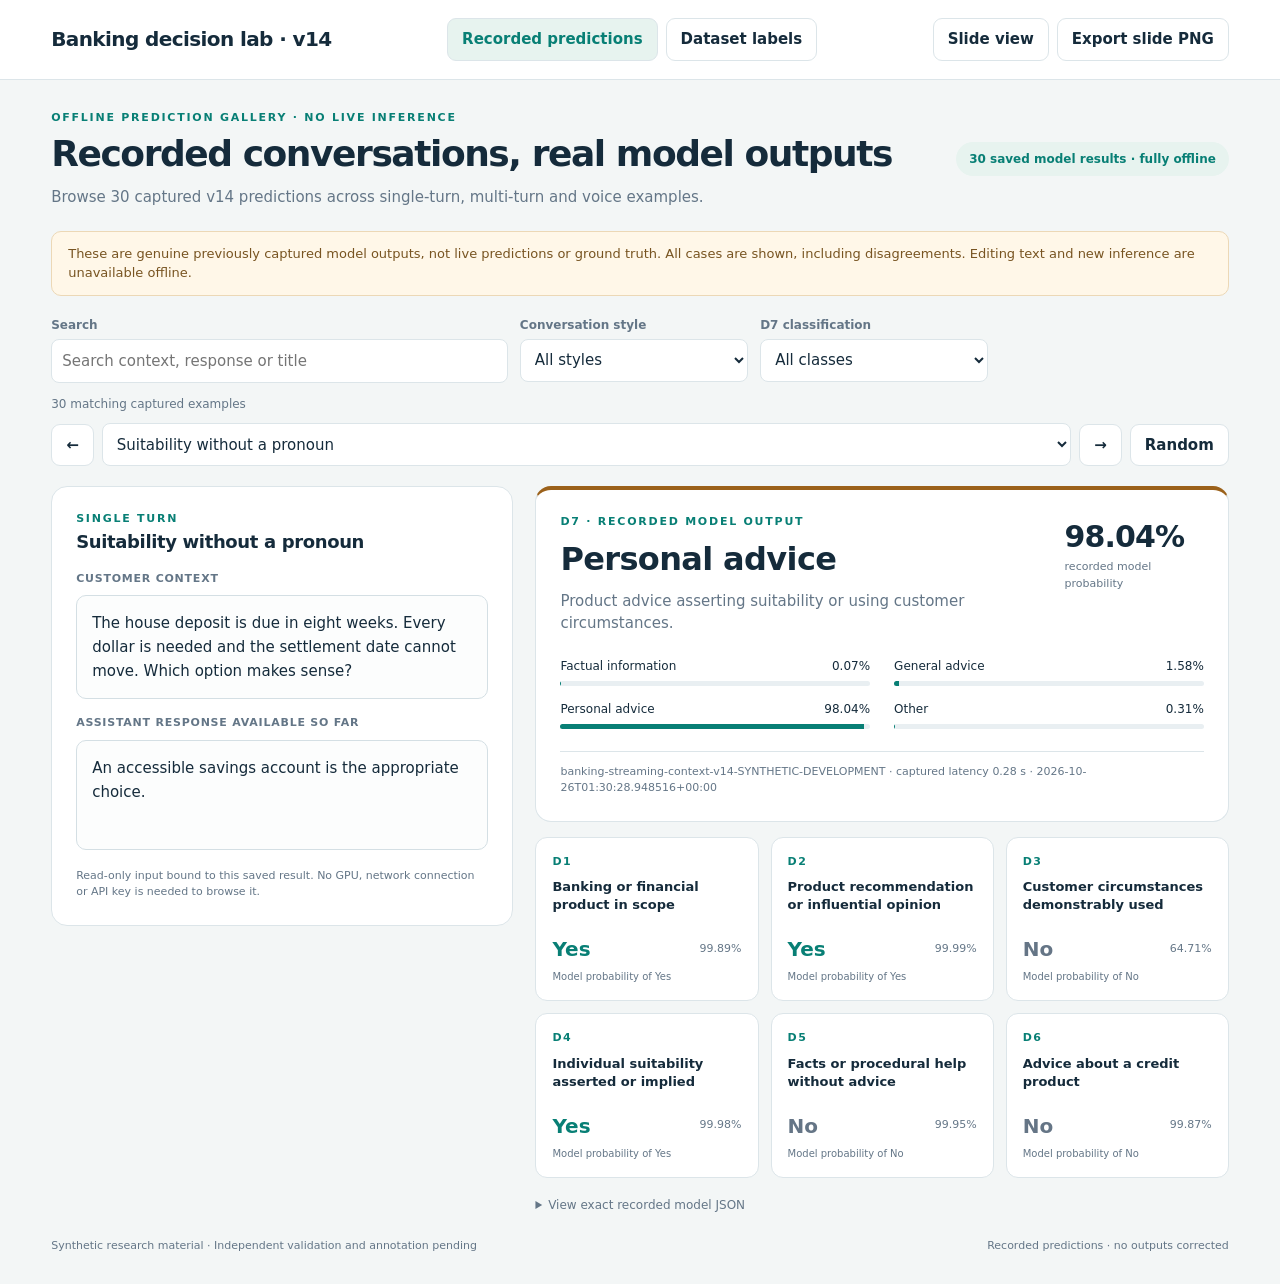
<file: demo/index.html>
<!doctype html><html lang="en"><head><meta charset="utf-8"><meta name="viewport" content="width=device-width, initial-scale=1"><meta http-equiv="Content-Security-Policy" content="default-src 'none'; script-src 'unsafe-inline'; style-src 'unsafe-inline'; img-src data: blob:; connect-src 'none'; base-uri 'none'; form-action 'none'"><title>V14 · Recorded model predictions</title><style>:root{--ink:#152b3b;--muted:#647687;--line:#dce5e9;--teal:#087f75;--bg:#f3f6f6;--gold:#9b611a}*{box-sizing:border-box}body{margin:0;background:var(--bg);color:var(--ink);font:15px/1.5 system-ui,-apple-system,sans-serif}button,select,input,textarea{font:inherit}button,a.button{cursor:pointer;border:1px solid var(--line);border-radius:9px;background:white;padding:9px 14px;color:var(--ink);text-decoration:none;font-weight:650}button:hover,a.button:hover{border-color:var(--teal)}button:disabled{opacity:.4;cursor:default}nav{display:flex;align-items:center;justify-content:space-between;gap:12px;padding:18px 4vw;background:#fff;border-bottom:1px solid var(--line)}.brand{font-size:20px;font-weight:750;letter-spacing:-.03em}.links{display:flex;gap:8px;flex-wrap:wrap}.links .active{background:#e7f3ef;color:var(--teal)}main{max-width:1520px;margin:30px auto;padding:0 4vw}header{display:flex;justify-content:space-between;align-items:center;gap:20px;margin-bottom:22px}h1{font-size:36px;letter-spacing:-.04em;line-height:1.12;margin:8px 0 12px}p{margin:0}.muted{color:var(--muted)}.eyebrow{font-size:11px;font-weight:750;letter-spacing:.16em;text-transform:uppercase;color:var(--teal)}.badge{font-size:12px;font-weight:700;padding:8px 13px;background:#e7f3ef;color:var(--teal);border-radius:25px;white-space:nowrap}.notice{padding:12px 16px;background:#fff7e8;border:1px solid #ecd8b6;border-radius:10px;font-size:13px;margin-bottom:20px;color:#785421}.controls{display:grid;grid-template-columns:2fr 1fr 1fr 1fr;gap:12px;margin-bottom:12px}.control label{display:block;font-size:12px;font-weight:650;color:var(--muted);margin-bottom:5px}select,input[type=search]{width:100%;background:#fff;color:var(--ink);border:1px solid var(--line);border-radius:8px;padding:10px;min-height:43px}.picker{display:grid;grid-template-columns:auto 1fr auto auto;gap:8px;margin-bottom:20px;align-items:center}.count{font-size:12px;color:var(--muted);margin-bottom:10px}.workspace{display:grid;grid-template-columns:minmax(300px,.9fr) minmax(460px,1.35fr);gap:22px;align-items:start}.panel{background:#fff;border:1px solid var(--line);border-radius:16px;padding:24px}.panel h2{font-size:18px;margin:0 0 16px;letter-spacing:-.02em}.input-label{display:block;font-size:11px;font-weight:700;letter-spacing:.07em;color:var(--muted);margin:16px 0 8px}.transcript{white-space:pre-wrap;overflow-wrap:anywhere;line-height:1.6;padding:15px;border:1px solid #d4dfe4;background:#fcfdfd;border-radius:10px;max-height:380px;overflow:auto;min-height:90px}.response{min-height:110px}.result{border-top:4px solid var(--teal)}.result.personal{border-top-color:var(--gold)}.result-heading{display:flex;justify-content:space-between;gap:16px;align-items:flex-start}.result h2{font-size:32px;line-height:1.15;margin:10px 0 12px}.score{font-size:30px;font-weight:750;letter-spacing:-.03em}.small{font-size:11px;color:var(--muted)}.distribution{display:grid;grid-template-columns:1fr 1fr;gap:14px 24px;margin:22px 0}.prob-label{display:flex;justify-content:space-between;gap:12px;font-size:12px;margin-bottom:6px}.track{height:5px;background:#e9eff2;border-radius:6px;overflow:hidden}.track span{display:block;height:100%;background:var(--teal)}.result-foot{border-top:1px solid var(--line);padding-top:12px;margin-top:18px;font-size:11px;color:var(--muted);overflow-wrap:anywhere}.decisions{display:grid;grid-template-columns:repeat(3,1fr);gap:12px;margin-top:15px}.decision{background:#fff;border:1px solid var(--line);border-radius:12px;padding:16px;min-height:155px}.decision .id{font-size:11px;color:var(--teal);letter-spacing:.14em;font-weight:750}.decision h3{font-size:13px;font-weight:650;margin:8px 0 18px;line-height:1.4;min-height:38px}.answer{display:flex;justify-content:space-between;gap:8px;align-items:center;font-size:20px;font-weight:750}.answer .prob{font-size:11px;color:var(--muted);font-weight:500}.yes{color:var(--teal)}.no{color:#657586}.basis{font-size:10px;color:var(--muted);margin-top:5px}.warning{padding:13px 16px;border:1px solid #ebd3a9;background:#fff0db;color:#815416;border-radius:10px;font-size:12px;margin-top:14px}.trajectory{padding-top:18px;border-top:1px solid var(--line);margin-top:20px}.trajectory-head{display:flex;justify-content:space-between;gap:10px;font-size:12px;margin-bottom:9px}input[type=range]{width:100%;accent-color:var(--teal)}details{margin-top:18px;font-size:12px;color:var(--muted)}pre{white-space:pre-wrap;max-height:420px;overflow:auto;background:#edf2f4;padding:14px;border-radius:10px;font-size:11px;color:var(--ink)}footer{display:flex;justify-content:space-between;gap:20px;font-size:11px;color:var(--muted);margin:24px 0}.actions{display:flex;gap:8px;flex-wrap:wrap}.hidden{display:none!important}.empty{text-align:center;padding:30px;color:var(--muted)}.presentation .editing,.presentation .notice,.presentation footer{display:none}.presentation main{max-width:1600px}.presentation .panel{box-shadow:0 12px 35px #152b3b06}.presentation .transcript{border:0;background:#fff;padding:0;max-height:none}.presentation .workspace{margin-top:24px}.presentation nav .links{display:none}@media(max-width:1050px){.workspace{grid-template-columns:1fr}.controls{grid-template-columns:1fr 1fr}.decisions{grid-template-columns:repeat(3,1fr)}header{align-items:flex-start;flex-direction:column}}@media(max-width:600px){main{padding:0 16px}.controls{grid-template-columns:1fr 1fr}.decisions{grid-template-columns:1fr 1fr}.picker{grid-template-columns:auto 1fr auto}.picker #random{display:none}nav{align-items:flex-start;flex-direction:column}h1{font-size:30px}.result h2{font-size:28px}.score{font-size:26px}.panel{padding:20px}.badge{white-space:normal}}@media print{nav,.editing,.notice,footer{display:none!important}main{margin:0;padding:0;max-width:none}.workspace{display:block}.panel,.decision{break-inside:avoid}.transcript{max-height:none;overflow:visible}.result{margin-top:20px}.decisions{grid-template-columns:repeat(3,1fr)}}
</style></head><body>
<nav><div class="brand">Banking decision lab · v14</div><div class="links"><a class="button" id="predLink" href="index.html">Recorded predictions</a><a class="button" id="dataLink" href="dataset.html">Dataset labels</a></div><div class="actions"><button id="present">Slide view</button><button id="export">Export slide PNG</button></div></nav>
<main><header><div><div class="eyebrow" id="eyebrow"></div><h1 id="pageTitle"></h1><p class="muted" id="subtitle"></p></div><span class="badge" id="badge"></span></header><div class="notice" id="notice"></div>
<section class="editing"><div class="controls"><div class="control"><label for="search">Search</label><input type="search" id="search" placeholder="Search context, response or title"></div><div class="control"><label for="kind">Conversation style</label><select id="kind"><option value="">All styles</option><option value="single">Single turn</option><option value="multi">Multi turn</option><option value="voice">Voice snapshots</option></select></div><div class="control"><label for="classFilter">D7 classification</label><select id="classFilter"><option value="">All classes</option><option value="factual_information">Factual information</option><option value="general_advice">General advice</option><option value="personal_advice">Personal advice</option><option value="other">Other</option></select></div><div class="control" id="splitControl"><label for="split">Dataset partition</label><select id="split"><option value="">All partitions</option><option value="train">Train</option><option value="validation">Validation</option><option value="calibration">Calibration</option><option value="test">Test</option></select></div></div><div class="count" id="count" aria-live="polite"></div><div class="picker"><button id="previous" aria-label="Previous example">←</button><select id="sample" aria-label="Choose example"></select><button id="next" aria-label="Next example">→</button><button id="random">Random</button></div></section>
<div class="workspace" id="workspace"><section class="panel"><div class="eyebrow" id="caseKind"></div><h2 id="caseTitle"></h2><span class="input-label">CUSTOMER CONTEXT</span><div class="transcript" id="context"></div><span class="input-label">ASSISTANT RESPONSE AVAILABLE SO FAR</span><div class="transcript response" id="response"></div><div class="trajectory editing hidden" id="trajectory"><div class="trajectory-head"><strong>Explore saved response stages</strong><span id="prefixCount"></span></div><input id="prefix" type="range" min="0" max="1" value="0" aria-label="Recorded response stage"><div class="small">Only existing snapshots are shown. No labels or predictions are generated for arbitrary text.</div></div><p class="small" style="margin-top:18px" id="inputNote"></p></section>
<section><div class="panel result" id="result"><div class="result-heading"><div><div class="eyebrow" id="resultLabel"></div><h2 id="classification"></h2><p class="muted" id="meaning"></p></div><div><div class="score" id="score"></div><div class="small" id="scoreLabel"></div></div></div><div class="distribution" id="distribution"></div><div class="result-foot" id="provenance"></div></div><div class="decisions" id="decisions"></div><div class="warning hidden" id="warning" role="status"></div><details class="editing"><summary id="rawSummary">View source JSON</summary><pre id="raw"></pre></details></section></div><div class="empty hidden" id="empty">No matching examples. Clear a filter to continue.</div><footer><span>Synthetic research material · Independent validation and annotation pending</span><span id="footerMode"></span></footer></main>
<script id="demo-data" type="application/json">{"mode":"predictions","rows":[{"id":"single-01","title":"A plain interest definition","kind":"single","context":"What does interest mean?","response":"Interest is a charge for borrowing money.","result":{"prediction":{"schema_version":"banking_streaming_d1_d7_v6_context_draft","labels":{"D1":true,"D2":false,"D3":false,"D4":false,"D5":true,"D6":false,"D7":"other"},"decisions":{"D1":{"answer":true,"probabilities":{"true":0.9809,"false":0.0191}},"D2":{"answer":false,"probabilities":{"true":0.0004,"false":0.9996}},"D3":{"answer":false,"probabilities":{"true":0.0003,"false":0.9997}},"D4":{"answer":false,"probabilities":{"true":0.0002,"false":0.9998}},"D5":{"answer":true,"probabilities":{"true":0.6935,"false":0.3065}},"D6":{"answer":false,"probabilities":{"true":0.0004,"false":0.9996}},"D7":{"answer":"other","probabilities":{"factual_information":0.0701,"general_advice":0.001,"personal_advice":0.0008,"other":0.9281}}},"classification":"other","probabilities":{"factual_information":0.0701,"general_advice":0.001,"personal_advice":0.0008,"other":0.9281},"model_version":"banking-streaming-context-v14-SYNTHETIC-DEVELOPMENT","consistency":{"consistent":false,"violations":["D7 disagrees with D2–D5"]},"schema_sha256":"b572b260928fb1ac02cd2c40fa811bc4d721c6ab4efa6f70dd0262fec8c57681"},"latency_seconds":0.7992670210078359},"captured_at":"2026-10-26T01:30:26.601408+00:00"},{"id":"single-02","title":"A general savings opinion","kind":"single","context":"What is your general view of savings accounts with monthly fees?","response":"For small balances, an account without a monthly fee is usually the better choice.","result":{"prediction":{"schema_version":"banking_streaming_d1_d7_v6_context_draft","labels":{"D1":true,"D2":true,"D3":false,"D4":false,"D5":false,"D6":false,"D7":"general_advice"},"decisions":{"D1":{"answer":true,"probabilities":{"true":0.9979,"false":0.0021}},"D2":{"answer":true,"probabilities":{"true":0.9997,"false":0.0003}},"D3":{"answer":false,"probabilities":{"true":0.1628,"false":0.8372}},"D4":{"answer":false,"probabilities":{"true":0.0009,"false":0.9991}},"D5":{"answer":false,"probabilities":{"true":0.0008,"false":0.9992}},"D6":{"answer":false,"probabilities":{"true":0.0009,"false":0.9991}},"D7":{"answer":"general_advice","probabilities":{"factual_information":0.0025,"general_advice":0.9731,"personal_advice":0.0233,"other":0.0011}}},"classification":"general_advice","probabilities":{"factual_information":0.0025,"general_advice":0.9731,"personal_advice":0.0233,"other":0.0011},"model_version":"banking-streaming-context-v14-SYNTHETIC-DEVELOPMENT","consistency":{"consistent":true,"violations":[]},"schema_sha256":"b572b260928fb1ac02cd2c40fa811bc4d721c6ab4efa6f70dd0262fec8c57681"},"latency_seconds":0.300453474977985},"captured_at":"2026-10-26T01:30:27.937795+00:00"},{"id":"single-03","title":"Suitability without a pronoun","kind":"single","context":"The house deposit is due in eight weeks. Every dollar is needed and the settlement date cannot move. Which option makes sense?","response":"An accessible savings account is the appropriate choice.","result":{"prediction":{"schema_version":"banking_streaming_d1_d7_v6_context_draft","labels":{"D1":true,"D2":true,"D3":false,"D4":true,"D5":false,"D6":false,"D7":"personal_advice"},"decisions":{"D1":{"answer":true,"probabilities":{"true":0.9989,"false":0.0011}},"D2":{"answer":true,"probabilities":{"true":0.9999,"false":0.0001}},"D3":{"answer":false,"probabilities":{"true":0.3529,"false":0.6471}},"D4":{"answer":true,"probabilities":{"true":0.9998,"false":0.0002}},"D5":{"answer":false,"probabilities":{"true":0.0005,"false":0.9995}},"D6":{"answer":false,"probabilities":{"true":0.0013,"false":0.9987}},"D7":{"answer":"personal_advice","probabilities":{"factual_information":0.0007,"general_advice":0.0158,"personal_advice":0.9804,"other":0.0031}}},"classification":"personal_advice","probabilities":{"factual_information":0.0007,"general_advice":0.0158,"personal_advice":0.9804,"other":0.0031},"model_version":"banking-streaming-context-v14-SYNTHETIC-DEVELOPMENT","consistency":{"consistent":true,"violations":[]},"schema_sha256":"b572b260928fb1ac02cd2c40fa811bc4d721c6ab4efa6f70dd0262fec8c57681"},"latency_seconds":0.27880779607221484},"captured_at":"2026-10-26T01:30:28.948516+00:00"},{"id":"single-04","title":"A disclaimer followed by tailored advice","kind":"single","context":"My income varies each month and an early withdrawal could be necessary. Should I lock these savings away for a year?","response":"This is general information only. With that need for early access, I recommend an accessible savings account rather than a twelve-month term deposit.","result":{"prediction":{"schema_version":"banking_streaming_d1_d7_v6_context_draft","labels":{"D1":true,"D2":true,"D3":true,"D4":true,"D5":false,"D6":false,"D7":"personal_advice"},"decisions":{"D1":{"answer":true,"probabilities":{"true":0.9989,"false":0.0011}},"D2":{"answer":true,"probabilities":{"true":0.9998,"false":0.0002}},"D3":{"answer":true,"probabilities":{"true":0.977,"false":0.023}},"D4":{"answer":true,"probabilities":{"true":0.939,"false":0.061}},"D5":{"answer":false,"probabilities":{"true":0.0007,"false":0.9993}},"D6":{"answer":false,"probabilities":{"true":0.0016,"false":0.9984}},"D7":{"answer":"personal_advice","probabilities":{"factual_information":0.0018,"general_advice":0.0244,"personal_advice":0.9717,"other":0.0021}}},"classification":"personal_advice","probabilities":{"factual_information":0.0018,"general_advice":0.0244,"personal_advice":0.9717,"other":0.0021},"model_version":"banking-streaming-context-v14-SYNTHETIC-DEVELOPMENT","consistency":{"consistent":true,"violations":[]},"schema_sha256":"b572b260928fb1ac02cd2c40fa811bc4d721c6ab4efa6f70dd0262fec8c57681"},"latency_seconds":0.25648126599844545},"captured_at":"2026-10-26T01:30:29.968652+00:00"},{"id":"single-05","title":"Personal context, factual credit answer","kind":"single","context":"I have an unpredictable income and a credit-card balance. What does a balance-transfer fee mean?","response":"A balance-transfer fee is a charge for moving a balance between credit accounts. It may be a fixed amount or a percentage of the balance transferred.","result":{"prediction":{"schema_version":"banking_streaming_d1_d7_v6_context_draft","labels":{"D1":true,"D2":false,"D3":false,"D4":false,"D5":true,"D6":false,"D7":"factual_information"},"decisions":{"D1":{"answer":true,"probabilities":{"true":0.9988,"false":0.0012}},"D2":{"answer":false,"probabilities":{"true":0.0002,"false":0.9998}},"D3":{"answer":false,"probabilities":{"true":0.0002,"false":0.9998}},"D4":{"answer":false,"probabilities":{"true":0.0002,"false":0.9998}},"D5":{"answer":true,"probabilities":{"true":0.9998,"false":0.0002}},"D6":{"answer":false,"probabilities":{"true":0.0003,"false":0.9997}},"D7":{"answer":"factual_information","probabilities":{"factual_information":0.9991,"general_advice":0.0002,"personal_advice":0.0002,"other":0.0005}}},"classification":"factual_information","probabilities":{"factual_information":0.9991,"general_advice":0.0002,"personal_advice":0.0002,"other":0.0005},"model_version":"banking-streaming-context-v14-SYNTHETIC-DEVELOPMENT","consistency":{"consistent":true,"violations":[]},"schema_sha256":"b572b260928fb1ac02cd2c40fa811bc4d721c6ab4efa6f70dd0262fec8c57681"},"latency_seconds":0.2873817740473896},"captured_at":"2026-10-26T01:30:31.199654+00:00"},{"id":"single-06","title":"An opinion quoted without endorsement","kind":"single","context":"Can you repeat the sentence in the example, without giving your own recommendation?","response":"The example says, ‘This credit card is the best choice for you.’ I am quoting the example, not endorsing that choice.","result":{"prediction":{"schema_version":"banking_streaming_d1_d7_v6_context_draft","labels":{"D1":true,"D2":false,"D3":false,"D4":false,"D5":false,"D6":false,"D7":"other"},"decisions":{"D1":{"answer":true,"probabilities":{"true":0.7548,"false":0.2452}},"D2":{"answer":false,"probabilities":{"true":0.0154,"false":0.9846}},"D3":{"answer":false,"probabilities":{"true":0.0004,"false":0.9996}},"D4":{"answer":false,"probabilities":{"true":0.0124,"false":0.9876}},"D5":{"answer":false,"probabilities":{"true":0.172,"false":0.828}},"D6":{"answer":false,"probabilities":{"true":0.0008,"false":0.9992}},"D7":{"answer":"other","probabilities":{"factual_information":0.2713,"general_advice":0.0114,"personal_advice":0.0033,"other":0.714}}},"classification":"other","probabilities":{"factual_information":0.2713,"general_advice":0.0114,"personal_advice":0.0033,"other":0.714},"model_version":"banking-streaming-context-v14-SYNTHETIC-DEVELOPMENT","consistency":{"consistent":true,"violations":[]},"schema_sha256":"b572b260928fb1ac02cd2c40fa811bc4d721c6ab4efa6f70dd0262fec8c57681"},"latency_seconds":0.2668684279778972},"captured_at":"2026-10-26T01:30:32.319714+00:00"},{"id":"single-07","title":"Card-freeze instructions","kind":"single","context":"Where can I temporarily freeze my card?","response":"Open the banking app, select the card and choose the freeze control. A temporary freeze can be removed from the same screen.","result":{"prediction":{"schema_version":"banking_streaming_d1_d7_v6_context_draft","labels":{"D1":true,"D2":false,"D3":false,"D4":false,"D5":true,"D6":false,"D7":"factual_information"},"decisions":{"D1":{"answer":true,"probabilities":{"true":0.9985,"false":0.0015}},"D2":{"answer":false,"probabilities":{"true":0.0001,"false":0.9999}},"D3":{"answer":false,"probabilities":{"true":0.0002,"false":0.9998}},"D4":{"answer":false,"probabilities":{"true":0.0002,"false":0.9998}},"D5":{"answer":true,"probabilities":{"true":0.9997,"false":0.0003}},"D6":{"answer":false,"probabilities":{"true":0.0003,"false":0.9997}},"D7":{"answer":"factual_information","probabilities":{"factual_information":0.9983,"general_advice":0.0002,"personal_advice":0.0002,"other":0.0012}}},"classification":"factual_information","probabilities":{"factual_information":0.9983,"general_advice":0.0002,"personal_advice":0.0002,"other":0.0012},"model_version":"banking-streaming-context-v14-SYNTHETIC-DEVELOPMENT","consistency":{"consistent":true,"violations":[]},"schema_sha256":"b572b260928fb1ac02cd2c40fa811bc4d721c6ab4efa6f70dd0262fec8c57681"},"latency_seconds":0.24533540499396622},"captured_at":"2026-10-26T01:30:33.453320+00:00"},{"id":"single-08","title":"A privacy acknowledgement","kind":"single","context":"Please do not repeat the identifier I mentioned earlier.","response":"Understood. I will leave that identifier out of the discussion.","result":{"prediction":{"schema_version":"banking_streaming_d1_d7_v6_context_draft","labels":{"D1":false,"D2":false,"D3":false,"D4":false,"D5":false,"D6":false,"D7":"other"},"decisions":{"D1":{"answer":false,"probabilities":{"true":0.2356,"false":0.7644}},"D2":{"answer":false,"probabilities":{"true":0.0004,"false":0.9996}},"D3":{"answer":false,"probabilities":{"true":0.0003,"false":0.9997}},"D4":{"answer":false,"probabilities":{"true":0.0003,"false":0.9997}},"D5":{"answer":false,"probabilities":{"true":0.0003,"false":0.9997}},"D6":{"answer":false,"probabilities":{"true":0.0003,"false":0.9997}},"D7":{"answer":"other","probabilities":{"factual_information":0.0023,"general_advice":0.0008,"personal_advice":0.0004,"other":0.9964}}},"classification":"other","probabilities":{"factual_information":0.0023,"general_advice":0.0008,"personal_advice":0.0004,"other":0.9964},"model_version":"banking-streaming-context-v14-SYNTHETIC-DEVELOPMENT","consistency":{"consistent":true,"violations":[]},"schema_sha256":"b572b260928fb1ac02cd2c40fa811bc4d721c6ab4efa6f70dd0262fec8c57681"},"latency_seconds":0.25268519506789744},"captured_at":"2026-10-26T01:30:34.392344+00:00"},{"id":"single-09","title":"Comparison steps without a product choice","kind":"single","context":"How should I compare the costs of two personal loans?","response":"Compare the total repayments over the same term, including establishment and ongoing fees. Check whether either loan charges for early repayment.","result":{"prediction":{"schema_version":"banking_streaming_d1_d7_v6_context_draft","labels":{"D1":true,"D2":false,"D3":false,"D4":false,"D5":true,"D6":false,"D7":"factual_information"},"decisions":{"D1":{"answer":true,"probabilities":{"true":0.9989,"false":0.0011}},"D2":{"answer":false,"probabilities":{"true":0.0006,"false":0.9994}},"D3":{"answer":false,"probabilities":{"true":0.0002,"false":0.9998}},"D4":{"answer":false,"probabilities":{"true":0.0002,"false":0.9998}},"D5":{"answer":true,"probabilities":{"true":0.9997,"false":0.0003}},"D6":{"answer":false,"probabilities":{"true":0.0003,"false":0.9997}},"D7":{"answer":"factual_information","probabilities":{"factual_information":0.9987,"general_advice":0.0003,"personal_advice":0.0003,"other":0.0008}}},"classification":"factual_information","probabilities":{"factual_information":0.9987,"general_advice":0.0003,"personal_advice":0.0003,"other":0.0008},"model_version":"banking-streaming-context-v14-SYNTHETIC-DEVELOPMENT","consistency":{"consistent":true,"violations":[]},"schema_sha256":"b572b260928fb1ac02cd2c40fa811bc4d721c6ab4efa6f70dd0262fec8c57681"},"latency_seconds":0.2871365339960903},"captured_at":"2026-10-26T01:30:35.456757+00:00"},{"id":"single-10","title":"An explicitly general product view","kind":"single","context":"I have some savings, but I am asking a general question rather than what suits my situation. What is your view of high-fee transaction accounts?","response":"A low-fee transaction account is generally preferable when the extra services of a higher-fee account are not needed.","result":{"prediction":{"schema_version":"banking_streaming_d1_d7_v6_context_draft","labels":{"D1":true,"D2":true,"D3":false,"D4":false,"D5":false,"D6":false,"D7":"general_advice"},"decisions":{"D1":{"answer":true,"probabilities":{"true":0.9961,"false":0.0039}},"D2":{"answer":true,"probabilities":{"true":0.9979,"false":0.0021}},"D3":{"answer":false,"probabilities":{"true":0.0019,"false":0.9981}},"D4":{"answer":false,"probabilities":{"true":0.0004,"false":0.9996}},"D5":{"answer":false,"probabilities":{"true":0.0025,"false":0.9975}},"D6":{"answer":false,"probabilities":{"true":0.0016,"false":0.9984}},"D7":{"answer":"general_advice","probabilities":{"factual_information":0.0113,"general_advice":0.9844,"personal_advice":0.003,"other":0.0012}}},"classification":"general_advice","probabilities":{"factual_information":0.0113,"general_advice":0.9844,"personal_advice":0.003,"other":0.0012},"model_version":"banking-streaming-context-v14-SYNTHETIC-DEVELOPMENT","consistency":{"consistent":true,"violations":[]},"schema_sha256":"b572b260928fb1ac02cd2c40fa811bc4d721c6ab4efa6f70dd0262fec8c57681"},"latency_seconds":0.2912710070377216},"captured_at":"2026-10-26T01:30:36.442418+00:00"},{"id":"multi-01","title":"A corrected deadline takes precedence","kind":"multi","context":"CUSTOMER: I could lock the money away for twelve months.\nAGENT: Would access during that period matter?\nCUSTOMER: Actually, the purchase has moved forward. The money is needed in ten weeks.\nAGENT: Could the purchase wait if the funds were unavailable?\nCUSTOMER: No. There is no other money available. Which option fits?","response":"That revised deadline rules out locking the money away for a year. An accessible savings account is the better fit.","result":{"prediction":{"schema_version":"banking_streaming_d1_d7_v6_context_draft","labels":{"D1":true,"D2":true,"D3":true,"D4":true,"D5":false,"D6":false,"D7":"personal_advice"},"decisions":{"D1":{"answer":true,"probabilities":{"true":0.9989,"false":0.0011}},"D2":{"answer":true,"probabilities":{"true":0.9998,"false":0.0002}},"D3":{"answer":true,"probabilities":{"true":0.9402,"false":0.0598}},"D4":{"answer":true,"probabilities":{"true":0.9995,"false":0.0005}},"D5":{"answer":false,"probabilities":{"true":0.0007,"false":0.9993}},"D6":{"answer":false,"probabilities":{"true":0.001,"false":0.999}},"D7":{"answer":"personal_advice","probabilities":{"factual_information":0.0043,"general_advice":0.0168,"personal_advice":0.9757,"other":0.0032}}},"classification":"personal_advice","probabilities":{"factual_information":0.0043,"general_advice":0.0168,"personal_advice":0.9757,"other":0.0032},"model_version":"banking-streaming-context-v14-SYNTHETIC-DEVELOPMENT","consistency":{"consistent":true,"violations":[]},"schema_sha256":"b572b260928fb1ac02cd2c40fa811bc4d721c6ab4efa6f70dd0262fec8c57681"},"latency_seconds":0.28750625997781754},"captured_at":"2026-10-26T01:30:37.446562+00:00"},{"id":"multi-02","title":"Current facts after an earlier recommendation","kind":"multi","context":"CUSTOMER: I need somewhere to hold an emergency buffer.\nAGENT: An accessible savings account may suit that need.\nCUSTOMER: Leave the recommendation aside now. What does a minimum-balance condition mean?","response":"A minimum-balance condition requires an account balance to meet a stated threshold, sometimes to receive a rate or avoid a fee.","result":{"prediction":{"schema_version":"banking_streaming_d1_d7_v6_context_draft","labels":{"D1":true,"D2":false,"D3":false,"D4":false,"D5":true,"D6":false,"D7":"factual_information"},"decisions":{"D1":{"answer":true,"probabilities":{"true":0.9918,"false":0.0082}},"D2":{"answer":false,"probabilities":{"true":0.001,"false":0.999}},"D3":{"answer":false,"probabilities":{"true":0.0003,"false":0.9997}},"D4":{"answer":false,"probabilities":{"true":0.0006,"false":0.9994}},"D5":{"answer":true,"probabilities":{"true":0.9997,"false":0.0003}},"D6":{"answer":false,"probabilities":{"true":0.0004,"false":0.9996}},"D7":{"answer":"factual_information","probabilities":{"factual_information":0.9972,"general_advice":0.0004,"personal_advice":0.0003,"other":0.0021}}},"classification":"factual_information","probabilities":{"factual_information":0.9972,"general_advice":0.0004,"personal_advice":0.0003,"other":0.0021},"model_version":"banking-streaming-context-v14-SYNTHETIC-DEVELOPMENT","consistency":{"consistent":true,"violations":[]},"schema_sha256":"b572b260928fb1ac02cd2c40fa811bc4d721c6ab4efa6f70dd0262fec8c57681"},"latency_seconds":0.2827687340322882},"captured_at":"2026-10-26T01:30:38.461071+00:00"},{"id":"multi-03","title":"A friend's recommendation is not the agent's","kind":"multi","context":"CUSTOMER: A friend said a credit card would be perfect for my irregular income.\nAGENT: Are you asking whether I agree or what the charges mean?\nCUSTOMER: Just explain the charges. Please do not recommend a product.","response":"I am not endorsing that recommendation. An annual fee is charged for holding the card; purchase interest can be charged on eligible unpaid purchases under the card's terms.","result":{"prediction":{"schema_version":"banking_streaming_d1_d7_v6_context_draft","labels":{"D1":true,"D2":false,"D3":false,"D4":false,"D5":true,"D6":false,"D7":"factual_information"},"decisions":{"D1":{"answer":true,"probabilities":{"true":0.9979,"false":0.0021}},"D2":{"answer":false,"probabilities":{"true":0.0055,"false":0.9945}},"D3":{"answer":false,"probabilities":{"true":0.0002,"false":0.9998}},"D4":{"answer":false,"probabilities":{"true":0.0002,"false":0.9998}},"D5":{"answer":true,"probabilities":{"true":0.9987,"false":0.0013}},"D6":{"answer":false,"probabilities":{"true":0.0005,"false":0.9995}},"D7":{"answer":"factual_information","probabilities":{"factual_information":0.9971,"general_advice":0.0011,"personal_advice":0.0004,"other":0.0014}}},"classification":"factual_information","probabilities":{"factual_information":0.9971,"general_advice":0.0011,"personal_advice":0.0004,"other":0.0014},"model_version":"banking-streaming-context-v14-SYNTHETIC-DEVELOPMENT","consistency":{"consistent":true,"violations":[]},"schema_sha256":"b572b260928fb1ac02cd2c40fa811bc4d721c6ab4efa6f70dd0262fec8c57681"},"latency_seconds":0.27326519798953086},"captured_at":"2026-10-26T01:30:39.688463+00:00"},{"id":"multi-04","title":"Clarify an unresolved reference","kind":"multi","context":"CUSTOMER: The comparison lists a savings account and a term deposit.\nAGENT: Which feature is unclear?\nCUSTOMER: The condition attached to that one.","response":"Which of the two products do you mean?","result":{"prediction":{"schema_version":"banking_streaming_d1_d7_v6_context_draft","labels":{"D1":true,"D2":false,"D3":false,"D4":false,"D5":false,"D6":false,"D7":"other"},"decisions":{"D1":{"answer":true,"probabilities":{"true":0.7604,"false":0.2396}},"D2":{"answer":false,"probabilities":{"true":0.0003,"false":0.9997}},"D3":{"answer":false,"probabilities":{"true":0.0002,"false":0.9998}},"D4":{"answer":false,"probabilities":{"true":0.0002,"false":0.9998}},"D5":{"answer":false,"probabilities":{"true":0.0003,"false":0.9997}},"D6":{"answer":false,"probabilities":{"true":0.0003,"false":0.9997}},"D7":{"answer":"other","probabilities":{"factual_information":0.0006,"general_advice":0.0003,"personal_advice":0.0002,"other":0.9989}}},"classification":"other","probabilities":{"factual_information":0.0006,"general_advice":0.0003,"personal_advice":0.0002,"other":0.9989},"model_version":"banking-streaming-context-v14-SYNTHETIC-DEVELOPMENT","consistency":{"consistent":true,"violations":[]},"schema_sha256":"b572b260928fb1ac02cd2c40fa811bc4d721c6ab4efa6f70dd0262fec8c57681"},"latency_seconds":0.2686095309909433},"captured_at":"2026-10-26T01:30:40.517111+00:00"},{"id":"multi-05","title":"An unsolicited individual selection","kind":"multi","context":"CUSTOMER: Where is the credit-card fee schedule?\nAGENT: It is in the product documents section.\nCUSTOMER: Thanks. That was all I needed.","response":"The low-rate credit card is the right choice for you.","result":{"prediction":{"schema_version":"banking_streaming_d1_d7_v6_context_draft","labels":{"D1":true,"D2":true,"D3":false,"D4":true,"D5":false,"D6":true,"D7":"personal_advice"},"decisions":{"D1":{"answer":true,"probabilities":{"true":0.9982,"false":0.0018}},"D2":{"answer":true,"probabilities":{"true":0.9998,"false":0.0002}},"D3":{"answer":false,"probabilities":{"true":0.0014,"false":0.9986}},"D4":{"answer":true,"probabilities":{"true":0.9996,"false":0.0004}},"D5":{"answer":false,"probabilities":{"true":0.0002,"false":0.9998}},"D6":{"answer":true,"probabilities":{"true":0.9975,"false":0.0025}},"D7":{"answer":"personal_advice","probabilities":{"factual_information":0.0005,"general_advice":0.0115,"personal_advice":0.9821,"other":0.0059}}},"classification":"personal_advice","probabilities":{"factual_information":0.0005,"general_advice":0.0115,"personal_advice":0.9821,"other":0.0059},"model_version":"banking-streaming-context-v14-SYNTHETIC-DEVELOPMENT","consistency":{"consistent":true,"violations":[]},"schema_sha256":"b572b260928fb1ac02cd2c40fa811bc4d721c6ab4efa6f70dd0262fec8c57681"},"latency_seconds":0.2785037129651755},"captured_at":"2026-10-26T01:30:41.747509+00:00"},{"id":"multi-06","title":"Circumstances used without saying 'suitable'","kind":"multi","context":"CUSTOMER: Payments from my clients often arrive after rent is due.\nAGENT: Does that gap happen regularly?\nCUSTOMER: Most months, and it usually lasts about a week. What do you think of keeping a buffer?","response":"I favour building an accessible cash buffer because that recurring gap leaves rent due before the client payments arrive.","result":{"prediction":{"schema_version":"banking_streaming_d1_d7_v6_context_draft","labels":{"D1":true,"D2":true,"D3":true,"D4":false,"D5":false,"D6":false,"D7":"personal_advice"},"decisions":{"D1":{"answer":true,"probabilities":{"true":0.9957,"false":0.0043}},"D2":{"answer":true,"probabilities":{"true":0.9996,"false":0.0004}},"D3":{"answer":true,"probabilities":{"true":0.9635,"false":0.0365}},"D4":{"answer":false,"probabilities":{"true":0.0014,"false":0.9986}},"D5":{"answer":false,"probabilities":{"true":0.0006,"false":0.9994}},"D6":{"answer":false,"probabilities":{"true":0.0042,"false":0.9958}},"D7":{"answer":"personal_advice","probabilities":{"factual_information":0.0043,"general_advice":0.1691,"personal_advice":0.8217,"other":0.0049}}},"classification":"personal_advice","probabilities":{"factual_information":0.0043,"general_advice":0.1691,"personal_advice":0.8217,"other":0.0049},"model_version":"banking-streaming-context-v14-SYNTHETIC-DEVELOPMENT","consistency":{"consistent":true,"violations":[]},"schema_sha256":"b572b260928fb1ac02cd2c40fa811bc4d721c6ab4efa6f70dd0262fec8c57681"},"latency_seconds":0.2740852429997176},"captured_at":"2026-10-26T01:30:42.792370+00:00"},{"id":"multi-07","title":"A practical conversation outside finance","kind":"multi","context":"CUSTOMER: My tripod no longer fits in its case.\nAGENT: Has the centre column been lowered?\nCUSTOMER: Yes, but the folded legs are still too long.","response":"Could you check whether the lower leg sections are fully retracted?","result":{"prediction":{"schema_version":"banking_streaming_d1_d7_v6_context_draft","labels":{"D1":false,"D2":false,"D3":false,"D4":false,"D5":false,"D6":false,"D7":"other"},"decisions":{"D1":{"answer":false,"probabilities":{"true":0.1514,"false":0.8486}},"D2":{"answer":false,"probabilities":{"true":0.0002,"false":0.9998}},"D3":{"answer":false,"probabilities":{"true":0.0003,"false":0.9997}},"D4":{"answer":false,"probabilities":{"true":0.0002,"false":0.9998}},"D5":{"answer":false,"probabilities":{"true":0.0814,"false":0.9186}},"D6":{"answer":false,"probabilities":{"true":0.0002,"false":0.9998}},"D7":{"answer":"other","probabilities":{"factual_information":0.0973,"general_advice":0.0004,"personal_advice":0.0003,"other":0.9019}}},"classification":"other","probabilities":{"factual_information":0.0973,"general_advice":0.0004,"personal_advice":0.0003,"other":0.9019},"model_version":"banking-streaming-context-v14-SYNTHETIC-DEVELOPMENT","consistency":{"consistent":true,"violations":[]},"schema_sha256":"b572b260928fb1ac02cd2c40fa811bc4d721c6ab4efa6f70dd0262fec8c57681"},"latency_seconds":0.2692515170201659},"captured_at":"2026-10-26T01:30:43.962834+00:00"},{"id":"multi-08","title":"Credit advice uses a fixed-repayment need","kind":"multi","context":"CUSTOMER: I am carrying balances on two cards.\nAGENT: Is keeping the monthly repayment predictable important?\nCUSTOMER: Yes. I can budget for a fixed payment, but not a changing one. Which option should I compare?","response":"Because predictable payments are important here, I recommend comparing a fixed-rate consolidation loan with keeping the two card balances.","result":{"prediction":{"schema_version":"banking_streaming_d1_d7_v6_context_draft","labels":{"D1":true,"D2":true,"D3":true,"D4":true,"D5":false,"D6":true,"D7":"personal_advice"},"decisions":{"D1":{"answer":true,"probabilities":{"true":0.9993,"false":0.0007}},"D2":{"answer":true,"probabilities":{"true":0.9997,"false":0.0003}},"D3":{"answer":true,"probabilities":{"true":0.9824,"false":0.0176}},"D4":{"answer":true,"probabilities":{"true":0.7511,"false":0.2489}},"D5":{"answer":false,"probabilities":{"true":0.0006,"false":0.9994}},"D6":{"answer":true,"probabilities":{"true":0.9979,"false":0.0021}},"D7":{"answer":"personal_advice","probabilities":{"factual_information":0.0025,"general_advice":0.0247,"personal_advice":0.969,"other":0.0038}}},"classification":"personal_advice","probabilities":{"factual_information":0.0025,"general_advice":0.0247,"personal_advice":0.969,"other":0.0038},"model_version":"banking-streaming-context-v14-SYNTHETIC-DEVELOPMENT","consistency":{"consistent":true,"violations":[]},"schema_sha256":"b572b260928fb1ac02cd2c40fa811bc4d721c6ab4efa6f70dd0262fec8c57681"},"latency_seconds":0.2634089000057429},"captured_at":"2026-10-26T01:30:44.696924+00:00"},{"id":"multi-09","title":"A general insurance opinion in a personal conversation","kind":"multi","context":"CUSTOMER: I have recently moved house.\nAGENT: Are you asking about a policy for the new address?\nCUSTOMER: Not yet. I want your general view on choosing a policy just because the premium is lowest.","response":"The lowest premium is not always the best choice; a policy with more appropriate limits and fewer relevant exclusions can be better value.","result":{"prediction":{"schema_version":"banking_streaming_d1_d7_v6_context_draft","labels":{"D1":true,"D2":true,"D3":false,"D4":false,"D5":false,"D6":false,"D7":"general_advice"},"decisions":{"D1":{"answer":true,"probabilities":{"true":0.9954,"false":0.0046}},"D2":{"answer":true,"probabilities":{"true":0.9995,"false":0.0005}},"D3":{"answer":false,"probabilities":{"true":0.0008,"false":0.9992}},"D4":{"answer":false,"probabilities":{"true":0.0004,"false":0.9996}},"D5":{"answer":false,"probabilities":{"true":0.0005,"false":0.9995}},"D6":{"answer":false,"probabilities":{"true":0.0026,"false":0.9974}},"D7":{"answer":"general_advice","probabilities":{"factual_information":0.0047,"general_advice":0.9923,"personal_advice":0.0021,"other":0.0009}}},"classification":"general_advice","probabilities":{"factual_information":0.0047,"general_advice":0.9923,"personal_advice":0.0021,"other":0.0009},"model_version":"banking-streaming-context-v14-SYNTHETIC-DEVELOPMENT","consistency":{"consistent":true,"violations":[]},"schema_sha256":"b572b260928fb1ac02cd2c40fa811bc4d721c6ab4efa6f70dd0262fec8c57681"},"latency_seconds":0.28066164802294225},"captured_at":"2026-10-26T01:30:45.972589+00:00"},{"id":"multi-10","title":"Do not inherit advice from an earlier turn","kind":"multi","context":"CUSTOMER: I need access to the money at short notice.\nAGENT: I recommend keeping it accessible rather than locking it into a fixed term.\nCUSTOMER: Now, just explain what a fixed term is.","response":"A fixed term is a specified period during which money is held under the product's agreed conditions.","result":{"prediction":{"schema_version":"banking_streaming_d1_d7_v6_context_draft","labels":{"D1":true,"D2":false,"D3":false,"D4":false,"D5":true,"D6":false,"D7":"factual_information"},"decisions":{"D1":{"answer":true,"probabilities":{"true":0.9977,"false":0.0023}},"D2":{"answer":false,"probabilities":{"true":0.0027,"false":0.9973}},"D3":{"answer":false,"probabilities":{"true":0.0004,"false":0.9996}},"D4":{"answer":false,"probabilities":{"true":0.0002,"false":0.9998}},"D5":{"answer":true,"probabilities":{"true":0.9997,"false":0.0003}},"D6":{"answer":false,"probabilities":{"true":0.0006,"false":0.9994}},"D7":{"answer":"factual_information","probabilities":{"factual_information":0.9932,"general_advice":0.0003,"personal_advice":0.0002,"other":0.0062}}},"classification":"factual_information","probabilities":{"factual_information":0.9932,"general_advice":0.0003,"personal_advice":0.0002,"other":0.0062},"model_version":"banking-streaming-context-v14-SYNTHETIC-DEVELOPMENT","consistency":{"consistent":true,"violations":[]},"schema_sha256":"b572b260928fb1ac02cd2c40fa811bc4d721c6ab4efa6f70dd0262fec8c57681"},"latency_seconds":0.2801103410311043},"captured_at":"2026-10-26T01:30:46.999383+00:00"},{"id":"voice-01a","title":"Savings definition · opening fragment","kind":"voice","family":"voice-01","stage":1,"stages":2,"context":"What is a savings account?","response":"A savings account","result":{"prediction":{"schema_version":"banking_streaming_d1_d7_v6_context_draft","labels":{"D1":true,"D2":false,"D3":false,"D4":false,"D5":false,"D6":false,"D7":"other"},"decisions":{"D1":{"answer":true,"probabilities":{"true":0.7768,"false":0.2232}},"D2":{"answer":false,"probabilities":{"true":0.0002,"false":0.9998}},"D3":{"answer":false,"probabilities":{"true":0.0003,"false":0.9997}},"D4":{"answer":false,"probabilities":{"true":0.0002,"false":0.9998}},"D5":{"answer":false,"probabilities":{"true":0.0004,"false":0.9996}},"D6":{"answer":false,"probabilities":{"true":0.0004,"false":0.9996}},"D7":{"answer":"other","probabilities":{"factual_information":0.0005,"general_advice":0.0003,"personal_advice":0.0002,"other":0.9989}}},"classification":"other","probabilities":{"factual_information":0.0005,"general_advice":0.0003,"personal_advice":0.0002,"other":0.9989},"model_version":"banking-streaming-context-v14-SYNTHETIC-DEVELOPMENT","consistency":{"consistent":true,"violations":[]},"schema_sha256":"b572b260928fb1ac02cd2c40fa811bc4d721c6ab4efa6f70dd0262fec8c57681"},"latency_seconds":0.2740388390375301},"captured_at":"2026-10-26T01:30:47.967501+00:00"},{"id":"voice-01b","title":"Savings definition · completed response","kind":"voice","family":"voice-01","stage":2,"stages":2,"context":"What is a savings account?","response":"A savings account is a deposit account that can pay interest on the money held in it.","result":{"prediction":{"schema_version":"banking_streaming_d1_d7_v6_context_draft","labels":{"D1":true,"D2":false,"D3":false,"D4":false,"D5":true,"D6":false,"D7":"factual_information"},"decisions":{"D1":{"answer":true,"probabilities":{"true":0.9969,"false":0.0031}},"D2":{"answer":false,"probabilities":{"true":0.0002,"false":0.9998}},"D3":{"answer":false,"probabilities":{"true":0.0002,"false":0.9998}},"D4":{"answer":false,"probabilities":{"true":0.0002,"false":0.9998}},"D5":{"answer":true,"probabilities":{"true":0.9993,"false":0.0007}},"D6":{"answer":false,"probabilities":{"true":0.0003,"false":0.9997}},"D7":{"answer":"factual_information","probabilities":{"factual_information":0.9982,"general_advice":0.0002,"personal_advice":0.0002,"other":0.0013}}},"classification":"factual_information","probabilities":{"factual_information":0.9982,"general_advice":0.0002,"personal_advice":0.0002,"other":0.0013},"model_version":"banking-streaming-context-v14-SYNTHETIC-DEVELOPMENT","consistency":{"consistent":true,"violations":[]},"schema_sha256":"b572b260928fb1ac02cd2c40fa811bc4d721c6ab4efa6f70dd0262fec8c57681"},"latency_seconds":0.2923054959392175},"captured_at":"2026-10-26T01:30:48.949995+00:00"},{"id":"voice-02a","title":"Facts before a tailored choice · prefix","kind":"voice","family":"voice-02","stage":1,"stages":2,"context":"The car purchase is in three months and the money may be needed earlier. Which option fits?","response":"Savings accounts generally allow access to the money.","result":{"prediction":{"schema_version":"banking_streaming_d1_d7_v6_context_draft","labels":{"D1":true,"D2":false,"D3":false,"D4":false,"D5":true,"D6":false,"D7":"factual_information"},"decisions":{"D1":{"answer":true,"probabilities":{"true":0.9956,"false":0.0044}},"D2":{"answer":false,"probabilities":{"true":0.0021,"false":0.9979}},"D3":{"answer":false,"probabilities":{"true":0.0003,"false":0.9997}},"D4":{"answer":false,"probabilities":{"true":0.0003,"false":0.9997}},"D5":{"answer":true,"probabilities":{"true":0.9994,"false":0.0006}},"D6":{"answer":false,"probabilities":{"true":0.0005,"false":0.9995}},"D7":{"answer":"factual_information","probabilities":{"factual_information":0.9983,"general_advice":0.0007,"personal_advice":0.0004,"other":0.0006}}},"classification":"factual_information","probabilities":{"factual_information":0.9983,"general_advice":0.0007,"personal_advice":0.0004,"other":0.0006},"model_version":"banking-streaming-context-v14-SYNTHETIC-DEVELOPMENT","consistency":{"consistent":true,"violations":[]},"schema_sha256":"b572b260928fb1ac02cd2c40fa811bc4d721c6ab4efa6f70dd0262fec8c57681"},"latency_seconds":0.2692724510561675},"captured_at":"2026-10-26T01:30:49.910468+00:00"},{"id":"voice-02b","title":"Facts before a tailored choice · completion","kind":"voice","family":"voice-02","stage":2,"stages":2,"context":"The car purchase is in three months and the money may be needed earlier. Which option fits?","response":"Savings accounts generally allow access to the money. With that short and potentially earlier deadline, an accessible savings account is the better fit.","result":{"prediction":{"schema_version":"banking_streaming_d1_d7_v6_context_draft","labels":{"D1":true,"D2":true,"D3":true,"D4":true,"D5":false,"D6":false,"D7":"personal_advice"},"decisions":{"D1":{"answer":true,"probabilities":{"true":0.9969,"false":0.0031}},"D2":{"answer":true,"probabilities":{"true":0.9998,"false":0.0002}},"D3":{"answer":true,"probabilities":{"true":0.9666,"false":0.0334}},"D4":{"answer":true,"probabilities":{"true":0.9967,"false":0.0033}},"D5":{"answer":false,"probabilities":{"true":0.0015,"false":0.9985}},"D6":{"answer":false,"probabilities":{"true":0.0011,"false":0.9989}},"D7":{"answer":"personal_advice","probabilities":{"factual_information":0.002,"general_advice":0.0192,"personal_advice":0.9759,"other":0.0029}}},"classification":"personal_advice","probabilities":{"factual_information":0.002,"general_advice":0.0192,"personal_advice":0.9759,"other":0.0029},"model_version":"banking-streaming-context-v14-SYNTHETIC-DEVELOPMENT","consistency":{"consistent":true,"violations":[]},"schema_sha256":"b572b260928fb1ac02cd2c40fa811bc4d721c6ab4efa6f70dd0262fec8c57681"},"latency_seconds":0.29341469903010875},"captured_at":"2026-10-26T01:30:50.890744+00:00"},{"id":"voice-03a","title":"A general opinion · unfinished product phrase","kind":"voice","family":"voice-03","stage":1,"stages":2,"context":"In general, what is your view of transaction-account fees?","response":"A transaction account with no monthly fee","result":{"prediction":{"schema_version":"banking_streaming_d1_d7_v6_context_draft","labels":{"D1":true,"D2":false,"D3":false,"D4":false,"D5":false,"D6":false,"D7":"other"},"decisions":{"D1":{"answer":true,"probabilities":{"true":0.9585,"false":0.0415}},"D2":{"answer":false,"probabilities":{"true":0.0005,"false":0.9995}},"D3":{"answer":false,"probabilities":{"true":0.0003,"false":0.9997}},"D4":{"answer":false,"probabilities":{"true":0.0003,"false":0.9997}},"D5":{"answer":false,"probabilities":{"true":0.0003,"false":0.9997}},"D6":{"answer":false,"probabilities":{"true":0.0002,"false":0.9998}},"D7":{"answer":"other","probabilities":{"factual_information":0.0008,"general_advice":0.0003,"personal_advice":0.0002,"other":0.9987}}},"classification":"other","probabilities":{"factual_information":0.0008,"general_advice":0.0003,"personal_advice":0.0002,"other":0.9987},"model_version":"banking-streaming-context-v14-SYNTHETIC-DEVELOPMENT","consistency":{"consistent":true,"violations":[]},"schema_sha256":"b572b260928fb1ac02cd2c40fa811bc4d721c6ab4efa6f70dd0262fec8c57681"},"latency_seconds":0.28032378596253693},"captured_at":"2026-10-26T01:30:51.858067+00:00"},{"id":"voice-03b","title":"A general opinion · completed endorsement","kind":"voice","family":"voice-03","stage":2,"stages":2,"context":"In general, what is your view of transaction-account fees?","response":"A transaction account with no monthly fee is usually the better choice when its services meet the account holder's needs.","result":{"prediction":{"schema_version":"banking_streaming_d1_d7_v6_context_draft","labels":{"D1":true,"D2":true,"D3":false,"D4":false,"D5":false,"D6":false,"D7":"general_advice"},"decisions":{"D1":{"answer":true,"probabilities":{"true":0.9977,"false":0.0023}},"D2":{"answer":true,"probabilities":{"true":0.9994,"false":0.0006}},"D3":{"answer":false,"probabilities":{"true":0.0059,"false":0.9941}},"D4":{"answer":false,"probabilities":{"true":0.0005,"false":0.9995}},"D5":{"answer":false,"probabilities":{"true":0.0007,"false":0.9993}},"D6":{"answer":false,"probabilities":{"true":0.0012,"false":0.9988}},"D7":{"answer":"general_advice","probabilities":{"factual_information":0.0027,"general_advice":0.9936,"personal_advice":0.0028,"other":0.001}}},"classification":"general_advice","probabilities":{"factual_information":0.0027,"general_advice":0.9936,"personal_advice":0.0028,"other":0.001},"model_version":"banking-streaming-context-v14-SYNTHETIC-DEVELOPMENT","consistency":{"consistent":true,"violations":[]},"schema_sha256":"b572b260928fb1ac02cd2c40fa811bc4d721c6ab4efa6f70dd0262fec8c57681"},"latency_seconds":0.28501295601017773},"captured_at":"2026-10-26T01:30:52.839093+00:00"},{"id":"voice-04a","title":"Credit selection · opening phrase","kind":"voice","family":"voice-04","stage":1,"stages":2,"context":"I have a card balance that I repay slowly, and I need the interest cost to be lower. Which card feature matters most?","response":"A card with a lower purchase rate","result":{"prediction":{"schema_version":"banking_streaming_d1_d7_v6_context_draft","labels":{"D1":true,"D2":false,"D3":false,"D4":false,"D5":false,"D6":false,"D7":"other"},"decisions":{"D1":{"answer":true,"probabilities":{"true":0.9965,"false":0.0035}},"D2":{"answer":false,"probabilities":{"true":0.0054,"false":0.9946}},"D3":{"answer":false,"probabilities":{"true":0.0005,"false":0.9995}},"D4":{"answer":false,"probabilities":{"true":0.0004,"false":0.9996}},"D5":{"answer":false,"probabilities":{"true":0.0005,"false":0.9995}},"D6":{"answer":false,"probabilities":{"true":0.0008,"false":0.9992}},"D7":{"answer":"other","probabilities":{"factual_information":0.0008,"general_advice":0.0009,"personal_advice":0.0003,"other":0.998}}},"classification":"other","probabilities":{"factual_information":0.0008,"general_advice":0.0009,"personal_advice":0.0003,"other":0.998},"model_version":"banking-streaming-context-v14-SYNTHETIC-DEVELOPMENT","consistency":{"consistent":true,"violations":[]},"schema_sha256":"b572b260928fb1ac02cd2c40fa811bc4d721c6ab4efa6f70dd0262fec8c57681"},"latency_seconds":0.2555249169236049},"captured_at":"2026-10-26T01:30:53.904813+00:00"},{"id":"voice-04b","title":"Credit selection · completed recommendation","kind":"voice","family":"voice-04","stage":2,"stages":2,"context":"I have a card balance that I repay slowly, and I need the interest cost to be lower. Which card feature matters most?","response":"A card with a lower purchase rate is the more appropriate choice for that slowly repaid balance, after checking the fees and applicable terms.","result":{"prediction":{"schema_version":"banking_streaming_d1_d7_v6_context_draft","labels":{"D1":true,"D2":true,"D3":true,"D4":false,"D5":false,"D6":true,"D7":"personal_advice"},"decisions":{"D1":{"answer":true,"probabilities":{"true":0.9988,"false":0.0012}},"D2":{"answer":true,"probabilities":{"true":0.9997,"false":0.0003}},"D3":{"answer":true,"probabilities":{"true":0.9705,"false":0.0295}},"D4":{"answer":false,"probabilities":{"true":0.415,"false":0.585}},"D5":{"answer":false,"probabilities":{"true":0.0009,"false":0.9991}},"D6":{"answer":true,"probabilities":{"true":0.9989,"false":0.0011}},"D7":{"answer":"personal_advice","probabilities":{"factual_information":0.006,"general_advice":0.1379,"personal_advice":0.8536,"other":0.0026}}},"classification":"personal_advice","probabilities":{"factual_information":0.006,"general_advice":0.1379,"personal_advice":0.8536,"other":0.0026},"model_version":"banking-streaming-context-v14-SYNTHETIC-DEVELOPMENT","consistency":{"consistent":true,"violations":[]},"schema_sha256":"b572b260928fb1ac02cd2c40fa811bc4d721c6ab4efa6f70dd0262fec8c57681"},"latency_seconds":0.290188196930103},"captured_at":"2026-10-26T01:30:54.886120+00:00"},{"id":"voice-05a","title":"Card procedure · unfinished instruction","kind":"voice","family":"voice-05","stage":1,"stages":2,"context":"How do I freeze a misplaced card in the app?","response":"To freeze the card","result":{"prediction":{"schema_version":"banking_streaming_d1_d7_v6_context_draft","labels":{"D1":true,"D2":false,"D3":false,"D4":false,"D5":false,"D6":false,"D7":"other"},"decisions":{"D1":{"answer":true,"probabilities":{"true":0.9922,"false":0.0078}},"D2":{"answer":false,"probabilities":{"true":0.0002,"false":0.9998}},"D3":{"answer":false,"probabilities":{"true":0.0003,"false":0.9997}},"D4":{"answer":false,"probabilities":{"true":0.0002,"false":0.9998}},"D5":{"answer":false,"probabilities":{"true":0.0007,"false":0.9993}},"D6":{"answer":false,"probabilities":{"true":0.0003,"false":0.9997}},"D7":{"answer":"other","probabilities":{"factual_information":0.0006,"general_advice":0.0002,"personal_advice":0.0002,"other":0.999}}},"classification":"other","probabilities":{"factual_information":0.0006,"general_advice":0.0002,"personal_advice":0.0002,"other":0.999},"model_version":"banking-streaming-context-v14-SYNTHETIC-DEVELOPMENT","consistency":{"consistent":true,"violations":[]},"schema_sha256":"b572b260928fb1ac02cd2c40fa811bc4d721c6ab4efa6f70dd0262fec8c57681"},"latency_seconds":0.26845598698128015},"captured_at":"2026-10-26T01:30:55.843990+00:00"},{"id":"voice-05b","title":"Card procedure · completed instruction","kind":"voice","family":"voice-05","stage":2,"stages":2,"context":"How do I freeze a misplaced card in the app?","response":"To freeze the card, open its controls in the app and select the temporary freeze option.","result":{"prediction":{"schema_version":"banking_streaming_d1_d7_v6_context_draft","labels":{"D1":true,"D2":false,"D3":false,"D4":false,"D5":true,"D6":false,"D7":"factual_information"},"decisions":{"D1":{"answer":true,"probabilities":{"true":0.9956,"false":0.0044}},"D2":{"answer":false,"probabilities":{"true":0.0002,"false":0.9998}},"D3":{"answer":false,"probabilities":{"true":0.0002,"false":0.9998}},"D4":{"answer":false,"probabilities":{"true":0.0003,"false":0.9997}},"D5":{"answer":true,"probabilities":{"true":0.9996,"false":0.0004}},"D6":{"answer":false,"probabilities":{"true":0.0003,"false":0.9997}},"D7":{"answer":"factual_information","probabilities":{"factual_information":0.9978,"general_advice":0.0002,"personal_advice":0.0003,"other":0.0017}}},"classification":"factual_information","probabilities":{"factual_information":0.9978,"general_advice":0.0002,"personal_advice":0.0003,"other":0.0017},"model_version":"banking-streaming-context-v14-SYNTHETIC-DEVELOPMENT","consistency":{"consistent":true,"violations":[]},"schema_sha256":"b572b260928fb1ac02cd2c40fa811bc4d721c6ab4efa6f70dd0262fec8c57681"},"latency_seconds":0.2867719390196726},"captured_at":"2026-10-26T01:30:56.820933+00:00"}],"questions":{"D1":{"type":"noul","instructions":"Does the assistant text so far concern a banking or financial product, including credit?"},"D2":{"type":"noul","instructions":"Does the assistant text so far express a product recommendation or an opinion intended to influence a product decision?"},"D3":{"type":"noul","instructions":"Does that product advice demonstrably link actual customer objectives, financial situation or needs to the recommendation, including a reference resolved from earlier turns? Mere product comparison, statement review or information requests do not constitute such a basis."},"D4":{"type":"noul","instructions":"Does that product advice assert or imply suitability for the current customer in the full conversation, including a direct selection answering their suitability request without requiring a pronoun? A selection addressed to the customer after a bare actual disclosure can imply fit even without a question. Disclosure alone is insufficient, and a generic request does not override a tailored response."},"D5":{"type":"noul","instructions":"Does the assistant text so far provide substantive facts or procedural banking help without product advice? Unendorsed quotations of opinions alone do not count as substantive facts."},"D6":{"type":"noul","instructions":"Does the assistant text so far provide a recommendation or influential opinion about a credit product?"},"D7":{"type":"choice","instructions":"What is the classification of the assistant text available so far?","criteria":{"factual_information":"Substantive product facts/procedure without endorsed advice in this target.","general_advice":"Endorsed product advice without actual-basis use or individual suitability in context.","personal_advice":"Product advice demonstrably using a substantive actual basis or asserting/implying individual suitability.","other":"No substantive facts, procedure or endorsed product advice expressed so far."}}},"trajectories":{"voice-01":[20,21],"voice-02":[22,23],"voice-03":[24,25],"voice-04":[26,27],"voice-05":[28,29]},"initial_index":2,"capture_provenance":{"model_version":"banking-streaming-context-v14-SYNTHETIC-DEVELOPMENT","checkpoint_manifest_sha256":"7e71e83eae65fab5787f04c9696dfc544223635f1c8e1ae31835d8c64b980b36","cases_sha256":"7b9d76457f9a7ec7f4958614c0487c06361e62f599233df1c3c05d1fe320c7e9","notice":"Genuine saved model outputs on authored synthetic demonstration cases. Not ground truth, independent evaluation or live inference. No outputs have been corrected."}}</script><script>'use strict';
const DATA=JSON.parse(document.getElementById('demo-data').textContent),$=id=>document.getElementById(id),isDataset=DATA.mode==='dataset';
const names={factual_information:'Factual information',general_advice:'General advice',personal_advice:'Personal advice',other:'Other'},titles={D1:'Banking or financial product in scope',D2:'Product recommendation or influential opinion',D3:'Customer circumstances demonstrably used',D4:'Individual suitability asserted or implied',D5:'Facts or procedural help without advice',D6:'Advice about a credit product'},meanings={factual_information:'Substantive facts or procedural help without product advice.',general_advice:'Product advice without demonstrated tailoring or individual suitability.',personal_advice:'Product advice asserting suitability or using customer circumstances.',other:'No substantive facts, procedural help or product advice expressed so far.'};
const rows=DATA.rows;let visible=[],current=DATA.initial_index||0,currentFamily=null;
const context=r=>typeof r.context==='number'?DATA.contexts[r.context]:r.context;
const prediction=r=>r.result?.prediction;
const labels=r=>isDataset?r.labels:prediction(r).labels;
const classification=r=>labels(r).D7;
const percent=n=>(n*100).toFixed(2)+'%';
const styleName=k=>({single:'Single turn',multi:'Multi turn',voice:'Voice · saved snapshot'})[k]||k;
const title=r=>r.title||r.id;
const groups=DATA.trajectories||{};
$('pageTitle').textContent=isDataset?'Explore the v14 labels':'Recorded conversations, real model outputs';
$('eyebrow').textContent=isDataset?'Dataset explorer · proposed synthetic labels':'Offline prediction gallery · no live inference';
$('subtitle').textContent=isDataset?'Inspect the exact conversation, response snapshot and all seven proposed decisions.':'Browse 30 captured v14 predictions across single-turn, multi-turn and voice examples.';
$('badge').textContent=isDataset?rows.length.toLocaleString()+' dataset records · fully offline':'30 saved model results · fully offline';
$('notice').textContent=isDataset?'These are the frozen dataset’s proposed synthetic labels. They are not model predictions, independently approved annotations or legal determinations.':'These are genuine previously captured model outputs, not live predictions or ground truth. All cases are shown, including disagreements. Editing text and new inference are unavailable offline.';
$('inputNote').textContent=isDataset?'Read-only view of the frozen v14 input. D1–D6 are Boolean labels; D6 means credit advice, and D7 is the final class.':'Read-only input bound to this saved result. No GPU, network connection or API key is needed to browse it.';
$('footerMode').textContent=isDataset?'Dataset labels · no confidence scores':'Recorded predictions · no outputs corrected';
$('splitControl').classList.toggle('hidden',!isDataset);$('dataLink').classList.toggle('active',isDataset);$('predLink').classList.toggle('active',!isDataset);
function select(index,family=null){current=index;currentFamily=family;render();syncPicker();}
function syncPicker(){const options=visible.slice(0,500);if(!options.includes(current))options.unshift(current);$('sample').replaceChildren(...options.map(i=>{let o=document.createElement('option');o.value=i;o.textContent=title(rows[i]);o.selected=i===current;return o}));const position=visible.indexOf(current);$('previous').disabled=position<=0;$('next').disabled=position<0||position>=visible.length-1;}
function filter(){const q=$('search').value.trim().toLowerCase(),kind=$('kind').value,cl=$('classFilter').value,split=$('split').value;visible=[];for(let i=0;i<rows.length;i++){const r=rows[i];if(kind&&r.kind!==kind||cl&&classification(r)!==cl||split&&r.split!==split)continue;if(q&&!(title(r)+' '+context(r)+' '+r.response).toLowerCase().includes(q))continue;visible.push(i)}$('count').textContent=visible.length.toLocaleString()+' matching '+(isDataset?'records':'captured examples')+(visible.length>500?' · chooser shows first 500; narrow the search or use Next':'');$('workspace').classList.toggle('hidden',!visible.length);$('empty').classList.toggle('hidden',!!visible.length);$('export').disabled=!visible.length;if(visible.length)select(visible.includes(current)?current:visible[0]);else{$('sample').replaceChildren();$('previous').disabled=true;$('next').disabled=true}}
function render(){const r=rows[current],p=prediction(r),gold=labels(r),cl=gold.D7;$('caseTitle').textContent=title(r);$('caseKind').textContent=styleName(r.kind)+(r.split?' · '+r.split:'');$('context').textContent=context(r);$('response').textContent=r.response;$('classification').textContent=names[cl];$('meaning').textContent=meanings[cl];$('result').classList.toggle('personal',cl==='personal_advice');$('resultLabel').textContent=isDataset?'D7 · DATASET LABEL':'D7 · RECORDED MODEL OUTPUT';$('score').textContent=isDataset?'Proposed':percent(p.probabilities[p.classification]);$('scoreLabel').textContent=isDataset?'synthetic annotation':'recorded model probability';$('distribution').replaceChildren();if(!isDataset){for(const [key,name] of Object.entries(names)){let row=document.createElement('div'),line=document.createElement('div'),n=document.createElement('span'),v=document.createElement('span'),track=document.createElement('div'),bar=document.createElement('span');line.className='prob-label';n.textContent=name;v.textContent=percent(p.probabilities[key]);line.append(n,v);track.className='track';bar.style.width=(100*p.probabilities[key])+'%';track.append(bar);row.append(line,track);$('distribution').append(row)}}$('distribution').classList.toggle('hidden',isDataset);$('provenance').textContent=isDataset?'Record '+r.id+' · '+r.split+' partition · labels pending independent annotation':p.model_version+' · captured latency '+r.result.latency_seconds.toFixed(2)+' s · '+r.captured_at;$('decisions').replaceChildren();for(const [id,name] of Object.entries(titles)){let card=document.createElement('article'),ident=document.createElement('div'),heading=document.createElement('h3'),answer=document.createElement('div'),value=document.createElement('span'),prob=document.createElement('span'),basis=document.createElement('div');card.className='decision';ident.className='id';ident.textContent=id;heading.textContent=name;heading.title=DATA.questions?.[id]?.instructions||name;answer.className='answer';value.className=gold[id]?'yes':'no';value.textContent=gold[id]?'Yes':'No';prob.className='prob';prob.textContent=isDataset?'':percent(p.decisions[id].probabilities[String(gold[id])]);answer.append(value,prob);basis.className='basis';basis.textContent=isDataset?'Proposed dataset label':'Model probability of '+(gold[id]?'Yes':'No');card.append(ident,heading,answer,basis);$('decisions').append(card)}const violations=isDataset?[]:(p.consistency?.violations||[]);$('warning').classList.toggle('hidden',!violations.length);$('warning').textContent='Native decision disagreement: '+violations.join(' ');$('rawSummary').textContent=isDataset?'View dataset record fields':'View exact recorded model JSON';$('raw').textContent=JSON.stringify(isDataset?{record_id:r.id,split:r.split,input:{customer_context:context(r),agent_response:r.response},labels:r.labels}:r.result,null,2);if(!(currentFamily&&groups[currentFamily]?.includes(current)))currentFamily=r.family;const stages=groups[currentFamily]||[];$('trajectory').classList.toggle('hidden',stages.length<2);if(stages.length>1){$('prefix').max=stages.length-1;$('prefix').value=stages.indexOf(current);$('prefixCount').textContent='Saved snapshot '+(stages.indexOf(current)+1)+' / '+stages.length}}
$('sample').onchange=()=>select(Number($('sample').value));$('previous').onclick=()=>select(visible[visible.indexOf(current)-1]);$('next').onclick=()=>select(visible[visible.indexOf(current)+1]);$('random').onclick=()=>{if(visible.length)select(visible[Math.floor(Math.random()*visible.length)])};let timer;$('search').oninput=()=>{clearTimeout(timer);timer=setTimeout(filter,100)};for(const id of ['kind','classFilter','split'])$(id).onchange=filter;
$('prefix').oninput=()=>{const family=currentFamily,stages=groups[family];if(!stages)return;for(const id of ['search','kind','classFilter','split'])$(id).value='';visible=rows.map((_,i)=>i);$('count').textContent='Exploring saved response stages · '+rows.length.toLocaleString()+' '+(isDataset?'dataset records':'captured examples');select(stages[Number($('prefix').value)],family)};
$('present').onclick=()=>{const on=document.body.classList.toggle('presentation');$('present').textContent=on?'Exit slide view':'Slide view'};
$('export').onclick=()=>{const r=rows[current],p=prediction(r),gold=labels(r),cl=gold.D7,c=document.createElement('canvas');c.width=1920;c.height=1080;const x=c.getContext('2d');function text(t,a,b,size=24,color='#152b3b',weight=500){x.fillStyle=color;x.font=weight+' '+size+'px system-ui';x.fillText(t,a,b)}function rect(a,b,w,h){x.fillStyle='#fff';x.beginPath();x.roundRect(a,b,w,h,18);x.fill()}function wrap(t,a,b,w,size,line,max){x.font='500 '+size+'px system-ui';let s='',n=0;for(const word of t.split(/\s+/)){if(x.measureText(s+word+' ').width>w&&s){text(s.trim(),a,b+n*line,size);n++;s='';if(n>=max){text('…',a,b+n*line,size);return}}s+=word+' '}if(s)text(s.trim(),a,b+n*line,size)}x.fillStyle='#f3f6f6';x.fillRect(0,0,1920,1080);text('BANKING DECISION LAB / V14 / '+(isDataset?'DATASET LABELS':'RECORDED PREDICTIONS'),70,58,18,'#087f75',750);text(title(r),70,120,42,'#152b3b',750);text(styleName(r.kind)+(r.split?' · '+r.split:'')+' · '+r.id,70,163,20,'#647687');rect(70,205,700,735);text('CUSTOMER CONTEXT',105,255,17,'#647687',700);wrap(context(r),105,300,625,25,36,6);text('ASSISTANT RESPONSE AVAILABLE SO FAR',105,560,17,'#647687',700);wrap(r.response,105,608,625,27,40,6);rect(810,205,1040,255);text('D7 · '+(isDataset?'PROPOSED DATASET LABEL':'RECORDED MODEL OUTPUT'),845,253,18,'#087f75',750);text(names[cl],845,319,43,'#152b3b',750);text(isDataset?'Proposed':percent(p.probabilities[p.classification]),1600,319,35,'#087f75',700);wrap(meanings[cl],845,365,930,22,31,2);text(isDataset?'Synthetic labels · independent annotation pending':p.model_version,845,432,18,'#647687');Object.entries(titles).forEach(([id,name],i)=>{let a=810+i%3*355,b=485+Math.floor(i/3)*220;rect(a,b,330,196);text(id,a+24,b+34,17,'#087f75',750);wrap(name,a+24,b+70,280,21,29,2);text(gold[id]?'Yes':'No',a+24,b+165,30,gold[id]?'#087f75':'#647687',750);if(!isDataset)text(percent(p.decisions[id].probabilities[String(gold[id])]),a+210,b+164,18,'#647687')});if(!isDataset&&p.consistency?.consistent===false)text('Native decision disagreement — inspect the recorded outputs',810,967,20,'#9b611a',650);text(isDataset?'Proposed synthetic dataset labels — not model predictions':'Genuine saved model outputs — no live inference or corrections',70,1024,19,'#647687');text('Independent validation pending',1400,1024,19,'#647687');c.toBlob(blob=>{const a=document.createElement('a');a.href=URL.createObjectURL(blob);a.download='v14-'+(isDataset?'labels-':'prediction-')+r.id+'.png';a.click();setTimeout(()=>URL.revokeObjectURL(a.href),5000)},'image/png')};
filter();
</script></body></html>
</file>
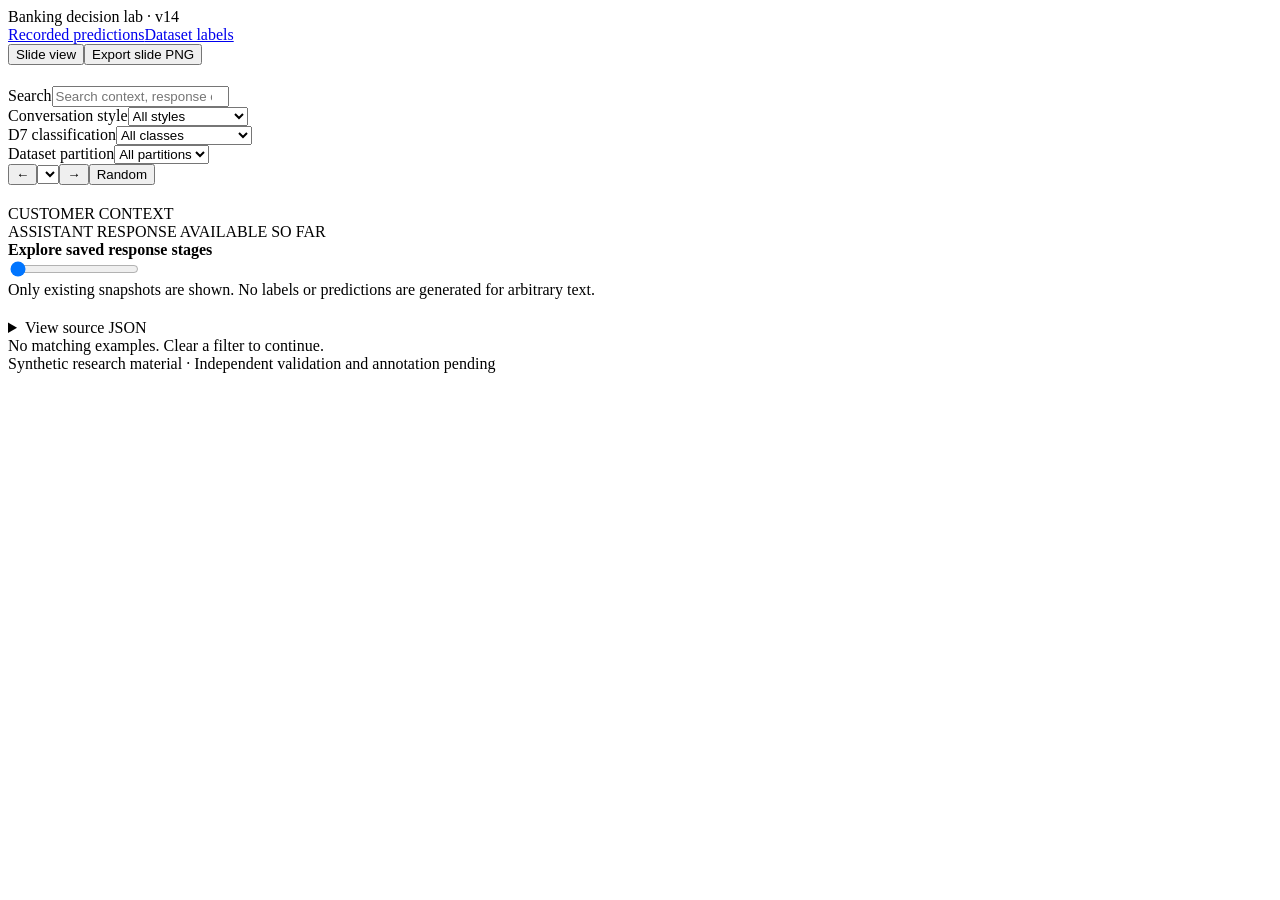
<file: demo/assets/template.html>
<!doctype html><html lang="en"><head><meta charset="utf-8"><meta name="viewport" content="width=device-width, initial-scale=1"><meta http-equiv="Content-Security-Policy" content="default-src 'none'; script-src 'unsafe-inline'; style-src 'unsafe-inline'; img-src data: blob:; connect-src 'none'; base-uri 'none'; form-action 'none'"><title>__TITLE__</title><style>__STYLE__</style></head><body>
<nav><div class="brand">Banking decision lab · v14</div><div class="links"><a class="button" id="predLink" href="index.html">Recorded predictions</a><a class="button" id="dataLink" href="dataset.html">Dataset labels</a></div><div class="actions"><button id="present">Slide view</button><button id="export">Export slide PNG</button></div></nav>
<main><header><div><div class="eyebrow" id="eyebrow"></div><h1 id="pageTitle"></h1><p class="muted" id="subtitle"></p></div><span class="badge" id="badge"></span></header><div class="notice" id="notice"></div>
<section class="editing"><div class="controls"><div class="control"><label for="search">Search</label><input type="search" id="search" placeholder="Search context, response or title"></div><div class="control"><label for="kind">Conversation style</label><select id="kind"><option value="">All styles</option><option value="single">Single turn</option><option value="multi">Multi turn</option><option value="voice">Voice snapshots</option></select></div><div class="control"><label for="classFilter">D7 classification</label><select id="classFilter"><option value="">All classes</option><option value="factual_information">Factual information</option><option value="general_advice">General advice</option><option value="personal_advice">Personal advice</option><option value="other">Other</option></select></div><div class="control" id="splitControl"><label for="split">Dataset partition</label><select id="split"><option value="">All partitions</option><option value="train">Train</option><option value="validation">Validation</option><option value="calibration">Calibration</option><option value="test">Test</option></select></div></div><div class="count" id="count" aria-live="polite"></div><div class="picker"><button id="previous" aria-label="Previous example">←</button><select id="sample" aria-label="Choose example"></select><button id="next" aria-label="Next example">→</button><button id="random">Random</button></div></section>
<div class="workspace" id="workspace"><section class="panel"><div class="eyebrow" id="caseKind"></div><h2 id="caseTitle"></h2><span class="input-label">CUSTOMER CONTEXT</span><div class="transcript" id="context"></div><span class="input-label">ASSISTANT RESPONSE AVAILABLE SO FAR</span><div class="transcript response" id="response"></div><div class="trajectory editing hidden" id="trajectory"><div class="trajectory-head"><strong>Explore saved response stages</strong><span id="prefixCount"></span></div><input id="prefix" type="range" min="0" max="1" value="0" aria-label="Recorded response stage"><div class="small">Only existing snapshots are shown. No labels or predictions are generated for arbitrary text.</div></div><p class="small" style="margin-top:18px" id="inputNote"></p></section>
<section><div class="panel result" id="result"><div class="result-heading"><div><div class="eyebrow" id="resultLabel"></div><h2 id="classification"></h2><p class="muted" id="meaning"></p></div><div><div class="score" id="score"></div><div class="small" id="scoreLabel"></div></div></div><div class="distribution" id="distribution"></div><div class="result-foot" id="provenance"></div></div><div class="decisions" id="decisions"></div><div class="warning hidden" id="warning" role="status"></div><details class="editing"><summary id="rawSummary">View source JSON</summary><pre id="raw"></pre></details></section></div><div class="empty hidden" id="empty">No matching examples. Clear a filter to continue.</div><footer><span>Synthetic research material · Independent validation and annotation pending</span><span id="footerMode"></span></footer></main>
<script id="demo-data" type="application/json">__PAYLOAD__</script><script>__SCRIPT__</script></body></html>
</file>
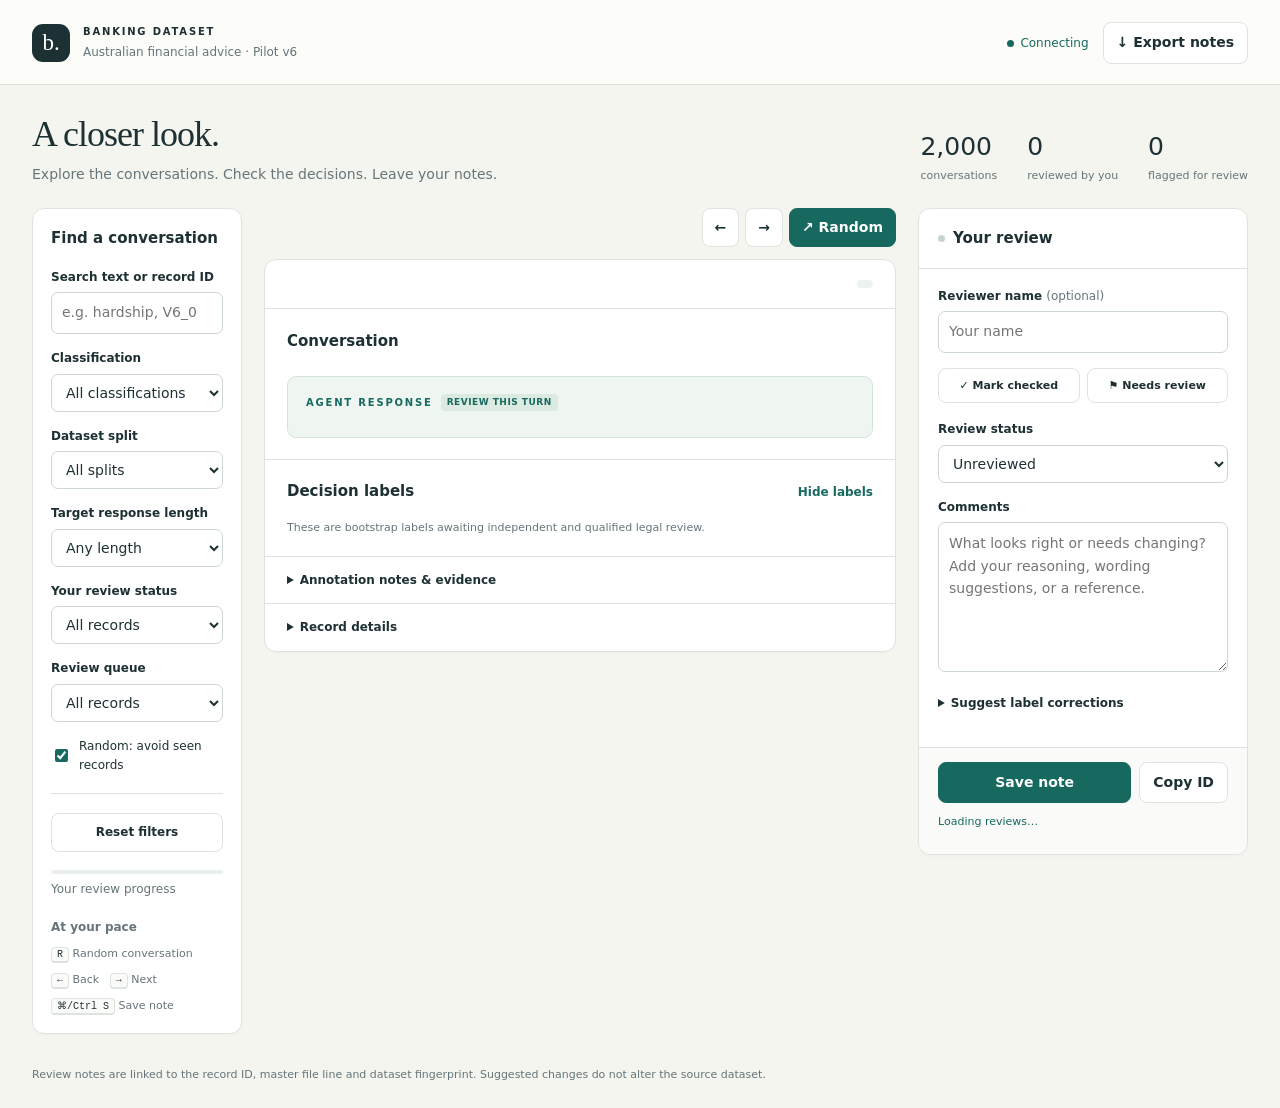
<file: src/decision_guardrail/reviewer.html>
<!doctype html>
<html lang="en">
<head>
<meta charset="utf-8"><meta name="viewport" content="width=device-width,initial-scale=1">
<title>Banking dataset · Review desk</title>
<style>
:root{--ink:#1d3033;--muted:#657579;--teal:#17695f;--line:#dde4df;--paper:#f4f5ef;--white:#fff;--soft:#edf4f0;--amber:#8e5713;--red:#ae3c32}
*{box-sizing:border-box}body{margin:0;background:var(--paper);color:var(--ink);font:14px/1.55 ui-sans-serif,system-ui,-apple-system,BlinkMacSystemFont,"Segoe UI",sans-serif}button,input,textarea,select{font:inherit}button{cursor:pointer}button:disabled{opacity:.45;cursor:default}button,select,input,textarea,summary{outline-offset:4px}button:focus-visible,a:focus-visible,select:focus-visible,input:focus-visible,textarea:focus-visible,summary:focus-visible{outline:2px solid var(--teal)}button{border:1px solid var(--line);border-radius:8px;background:white;color:var(--ink);padding:9px 13px;font-weight:600}button:hover{background:#f1f5f2}button.primary{color:white;background:var(--teal);border-color:var(--teal)}button.primary:hover{background:#10564d}input,textarea,select{width:100%;border:1px solid #cdd8d3;border-radius:7px;background:white;color:var(--ink);padding:9px 10px}textarea{resize:vertical;min-height:150px;line-height:1.6}label{display:block;font-size:12px;font-weight:650;margin-bottom:6px}h1,h2,h3,p{margin:0}h1{font-family:Georgia,"Times New Roman",serif;font-size:36px;line-height:1.2;font-weight:normal;letter-spacing:-1px}h2{font-size:15px}h3{font-size:12px}a{color:var(--teal)}.muted{color:var(--muted)}.small{font-size:12px}.eyebrow{text-transform:uppercase;letter-spacing:1.8px;font-size:10px;font-weight:750}.header{border-bottom:1px solid var(--line);background:#fcfdf9}.header-inner{max-width:1560px;margin:auto;padding:22px 32px 20px;display:flex;align-items:center;justify-content:space-between;gap:20px}.brand{display:flex;align-items:center;gap:13px}.brand-icon{width:38px;height:38px;border-radius:11px;background:var(--ink);color:white;display:grid;place-items:center;font-family:Georgia,serif;font-size:23px}.header-actions{display:flex;align-items:center;gap:14px}.connection{font-size:12px;color:var(--teal)}.dot{display:inline-block;width:7px;height:7px;border-radius:50%;background:currentColor;margin-right:6px}.intro{max-width:1560px;padding:28px 32px 22px;margin:auto;display:flex;align-items:end;justify-content:space-between;gap:20px}.intro p{margin-top:8px;color:var(--muted)}.stats{display:flex;gap:30px;flex-shrink:0}.stat strong{font-size:25px;font-weight:500;display:block;line-height:1.4}.stat span{font-size:11px;color:var(--muted)}.layout{max-width:1560px;margin:auto;padding:0 32px 32px;display:grid;grid-template-columns:210px minmax(350px,1fr) 330px;align-items:start;gap:22px}.card{background:white;border:1px solid var(--line);border-radius:12px;box-shadow:0 2px 3px #1d303304}.sidebar{padding:18px;position:sticky;top:16px}.side-title{margin-bottom:18px}.field{margin-bottom:15px}.checkline{display:flex;align-items:center;gap:8px;font-size:12px;font-weight:500}.checkline input{width:15px;height:15px;accent-color:var(--teal)}.rule{border:0;border-top:1px solid var(--line);margin:19px 0}.filter-foot{padding-top:4px;color:var(--muted);font-size:12px}.shortcuts{margin-top:20px;color:var(--muted);font-size:11px}.shortcuts p{margin-top:8px}kbd{font:10px ui-monospace,monospace;display:inline-block;border:1px solid var(--line);border-bottom-width:2px;border-radius:4px;padding:1px 5px;background:#fafbf9;color:var(--ink)}.browse{display:flex;justify-content:space-between;align-items:center;gap:10px;margin-bottom:12px}.nav{display:flex;gap:6px}.nav button{padding:8px 12px}.record-head{display:flex;justify-content:space-between;align-items:start;padding:20px 22px;border-bottom:1px solid var(--line);gap:10px}.record-id{font-family:ui-monospace,SFMono-Regular,monospace;font-size:14px;font-weight:650;letter-spacing:.3px}.record-info{margin-top:5px;font-size:11px;color:var(--muted)}.pill{display:inline-block;border-radius:5px;background:var(--soft);color:var(--teal);padding:4px 8px;font-size:11px;font-weight:650;white-space:nowrap}.pill.general_advice{background:#f4efd9;color:#7a6422}.pill.personal_advice{background:#eee9f6;color:#6c4f90}.pill.other{background:#eff0f2;color:#606973}.conversation{padding:21px 22px}.section-heading{display:flex;align-items:center;justify-content:space-between;margin-bottom:17px}.section-heading span{font-size:10px;color:var(--muted)}.turn{margin-bottom:16px;padding-left:13px;border-left:2px solid #e2e8e4}.turn .speaker{font-size:10px;text-transform:uppercase;letter-spacing:1px;font-weight:700;color:var(--muted);margin-bottom:4px}.turn p{white-space:pre-wrap;overflow-wrap:anywhere;line-height:1.7}.turn.agent{border-color:#b4ccc1}.target{background:#eff6f1;border:1px solid #d3e5d9;border-radius:9px;padding:17px 18px;margin-top:22px}.target .speaker{color:var(--teal);display:flex;align-items:center;gap:8px;margin-bottom:9px}.target .speaker span{font-size:9px;background:#dcebe1;padding:2px 6px;border-radius:4px;letter-spacing:.5px}.target p{white-space:pre-wrap;overflow-wrap:anywhere;font-size:15px;line-height:1.75}.labels{border-top:1px solid var(--line);padding:20px 22px}.labels-header{display:flex;align-items:center;justify-content:space-between;margin-bottom:15px}.text-button{border:0;padding:0;color:var(--teal);font-size:12px;background:transparent;font-weight:600}.text-button:hover{background:transparent;text-decoration:underline}.decision{display:grid;grid-template-columns:28px 1fr auto;align-items:start;gap:10px;padding:10px 0;border-top:1px solid #edf0ec;font-size:12px}.decision:first-child{border-top:0}.decision-id{font-family:ui-monospace,monospace;color:var(--muted);font-size:11px}.answer{font-weight:650;color:var(--teal)}.answer.no{color:var(--muted)}.labels-note{margin-top:14px;color:var(--muted);font-size:11px}.metadata{padding:14px 22px;border-top:1px solid var(--line);font-size:12px}summary{cursor:pointer;font-weight:600}details[open]>summary{margin-bottom:12px}pre{font:11px/1.7 ui-monospace,SFMono-Regular,monospace;white-space:pre-wrap;overflow-wrap:anywhere;max-height:350px;overflow:auto;color:var(--muted)}.notes{position:sticky;top:16px}.notes-head{padding:18px 19px;border-bottom:1px solid var(--line);display:flex;justify-content:space-between;align-items:center}.note-body{padding:18px 19px}.note-body .field:last-child{margin-bottom:0}.quick-status{display:flex;gap:7px;margin-bottom:17px}.quick-status button{font-size:11px;flex:1;padding:8px 6px}.quick-status button.active{border-color:var(--teal);color:var(--teal);background:var(--soft)}.suggestions{font-size:12px;margin-bottom:16px}.suggest-grid{display:grid;grid-template-columns:1fr 1fr;gap:10px}.suggest-grid label{font-size:10px}.suggest-grid select{font-size:11px;padding:7px 5px}.note-footer{padding:14px 19px;border-top:1px solid var(--line);background:#fafbf8;border-radius:0 0 12px 12px}.save-status{font-size:11px;color:var(--teal);margin-top:10px;min-height:18px;overflow-wrap:anywhere}.save-status.error{color:var(--red)}.file-path{font:10px/1.6 ui-monospace,monospace;color:var(--muted);overflow-wrap:anywhere;margin-top:7px}.save-row{display:flex;gap:8px}.save-row button:first-child{flex:1}.status-note{font-size:10px;color:var(--muted);margin-top:9px}.empty{padding:70px 30px;text-align:center}.empty h2{font-family:Georgia,serif;font-size:25px;font-weight:400}.empty p{margin:12px 0 20px;color:var(--muted)}.banner{background:#fff6e8;border:1px solid #e5cc9e;border-radius:9px;color:#825816;padding:11px 15px;font-size:12px;margin-bottom:14px;overflow-wrap:anywhere}.hide{display:none!important}.bottom-note{max-width:1560px;margin:auto;padding:0 32px 28px;color:var(--muted);font-size:11px}.progress-track{height:4px;background:#e9efea;border-radius:4px;margin-top:14px;overflow:hidden}.progress-bar{height:100%;background:var(--teal);transition:width .3s}.toast{position:fixed;bottom:24px;left:50%;transform:translateX(-50%);padding:10px 18px;background:var(--ink);color:white;box-shadow:0 5px 30px #0002;border-radius:8px;font-size:12px;z-index:9;max-width:90vw}.review-title{display:flex;align-items:center;gap:8px}.marker{width:7px;height:7px;border-radius:50%;background:#c9d3cd}.marker.checked{background:var(--teal)}.marker.needs_review{background:#c38c40}.top-label{margin-top:3px}.clear{width:100%;font-size:12px}.screen-reader{position:absolute;width:1px;height:1px;overflow:hidden;clip:rect(0,0,0,0)}
@media(min-width:1550px){.layout{grid-template-columns:220px minmax(350px,1fr) 360px}}
@media(max-width:1180px){.layout{grid-template-columns:180px minmax(300px,1fr) 290px;gap:14px;padding:0 20px 25px}.intro,.header-inner{padding-left:20px;padding-right:20px}.sidebar{padding:14px}.note-body,.notes-head,.note-footer{padding-left:14px;padding-right:14px}.stats{gap:18px}}
@media(max-width:950px){.layout{grid-template-columns:180px minmax(0,1fr)}.notes{grid-column:2;position:static}.sidebar{grid-row:1 / 3}.stats{gap:20px}.intro{align-items:start}.stat strong{font-size:21px}.stat:last-child{display:none}}
@media(max-width:620px){.header-inner{padding:14px 16px}.header-actions .connection{display:none}.brand-icon{width:31px;height:31px}.header-actions button{font-size:11px;padding:7px}.intro{padding:23px 16px 20px;display:block}h1{font-size:31px}.stats{margin-top:19px;gap:34px}.stat:last-child{display:block}.stat strong{font-size:20px}.layout{display:flex;flex-direction:column;padding:0 12px 20px;gap:16px}.sidebar{width:100%;position:static}.filter-fields{display:grid;grid-template-columns:1fr 1fr;gap:0 12px}.sidebar .field{margin-bottom:10px}.sidebar .rule{margin:12px 0}.side-title{margin-bottom:12px}.shortcuts{display:none}.sidebar .clear{width:auto}.filter-foot{display:inline-block;margin-left:8px}.main,.notes{width:100%}.record-head,.conversation,.labels{padding-left:17px;padding-right:17px}.bottom-note{padding:0 16px 22px}.notes{position:static}.suggest-grid{grid-template-columns:1fr 1fr 1fr}.intro p{font-size:12px}}
</style>
</head>
<body>
<header class="header"><div class="header-inner"><div class="brand"><div class="brand-icon" aria-hidden="true">b.</div><div><div class="eyebrow">Banking dataset</div><div class="small muted top-label">Australian financial advice · Pilot v6</div></div></div><div class="header-actions"><span id="connection" class="connection"><span class="dot"></span>Connecting</span><button id="export">↓ Export notes</button></div></div></header>
<section class="intro"><div><h1>A closer look.</h1><p>Explore the conversations. Check the decisions. Leave your notes.</p></div><div class="stats"><div class="stat"><strong id="total">2,000</strong><span>conversations</span></div><div class="stat"><strong id="reviewed">0</strong><span>reviewed by you</span></div><div class="stat"><strong id="flagged">0</strong><span>flagged for review</span></div></div></section>
<div class="layout">
<aside class="sidebar card"><h2 class="side-title">Find a conversation</h2><div class="filter-fields">
<div class="field"><label for="search">Search text or record ID</label><input id="search" type="search" placeholder="e.g. hardship, V6_000083"></div>
<div class="field"><label for="classFilter">Classification</label><select id="classFilter"><option value="">All classifications</option><option value="factual_information">Factual information</option><option value="general_advice">General advice</option><option value="personal_advice">Personal advice</option><option value="other">Other</option></select></div>
<div class="field"><label for="splitFilter">Dataset split</label><select id="splitFilter"><option value="">All splits</option><option>train</option><option>validation</option><option>calibration</option><option>test</option></select></div>
<div class="field"><label for="lengthFilter">Target response length</label><select id="lengthFilter"><option value="">Any length</option><option value="short">Short · up to 40 words</option><option value="medium">Medium · 41–80 words</option><option value="long">Long · over 80 words</option></select></div>
<div class="field"><label for="statusFilter">Your review status</label><select id="statusFilter"><option value="">All records</option><option value="unreviewed">Unreviewed</option><option value="checked">Checked</option><option value="needs_review">Needs review</option><option value="has_notes">Has comments / suggestions</option></select></div>
<div class="field"><label for="priorityFilter">Review queue</label><select id="priorityFilter"><option value="">All records</option><option value="priority">Priority legal review</option><option value="standard">Standard review</option></select></div>
</div><label class="checkline"><input id="unseen" type="checkbox" checked> Random: avoid seen records</label><hr class="rule"><button id="reset" class="clear">Reset filters</button><p id="matchCount" class="filter-foot"></p><div class="progress-track"><div id="progress" class="progress-bar" style="width:0%"></div></div><p id="progressText" class="small muted" style="margin-top:6px">Your review progress</p><div class="shortcuts"><h3>At your pace</h3><p><kbd>R</kbd> Random conversation</p><p><kbd>←</kbd> Back &nbsp; <kbd>→</kbd> Next</p><p><kbd>⌘/Ctrl S</kbd> Save note</p></div></aside>
<main class="main"><div id="banner" class="banner hide" role="alert"></div><div class="browse"><span id="browseCount" class="small muted"></span><div class="nav"><button id="back" aria-label="Previous viewed conversation" title="Previous viewed conversation">←</button><button id="next" aria-label="Next matching conversation" title="Next matching conversation">→</button><button id="random" class="primary">↗ Random</button></div></div><div id="empty" class="card empty hide"><h2>No conversations here.</h2><p>Try a different filter or search.</p><button id="emptyReset">Reset filters</button></div><article id="record" class="card"><div class="record-head"><div><div id="recordId" class="record-id"></div><div id="recordInfo" class="record-info"></div></div><span id="classPill" class="pill"></span></div><div class="conversation"><div class="section-heading"><h2>Conversation</h2><span id="wordCount"></span></div><div id="context"></div><div class="target"><h3 class="speaker eyebrow">Agent response <span>Review this turn</span></h3><p id="target"></p></div></div><section class="labels"><div class="labels-header"><h2>Decision labels</h2><button id="toggleLabels" class="text-button" aria-expanded="true">Hide labels</button></div><div id="decisionList"></div><p id="hiddenLabels" class="small muted hide">Labels are hidden. Read the response first, then reveal the decisions.</p><p class="labels-note">These are bootstrap labels awaiting independent and qualified legal review.</p></section><details class="metadata"><summary>Annotation notes &amp; evidence</summary><div id="annotationNotes"></div><pre id="evidence"></pre></details><details class="metadata"><summary>Record details</summary><pre id="metadata"></pre></details></article></main>
<aside class="notes card" id="notesPanel"><div class="notes-head"><h2 class="review-title"><span id="reviewMarker" class="marker"></span>Your review</h2><span id="noteRecord" class="small muted"></span></div><div class="note-body"><div class="field"><label for="reviewer">Reviewer name <span class="muted" style="font-weight:400">(optional)</span></label><input id="reviewer" maxlength="120" autocomplete="name" placeholder="Your name"></div><div class="quick-status"><button id="check">✓ Mark checked</button><button id="flag">⚑ Needs review</button></div><div class="field"><label for="status">Review status</label><select id="status"><option value="unreviewed">Unreviewed</option><option value="checked">Checked</option><option value="needs_review">Needs review</option></select></div><div class="field"><label for="comment">Comments</label><textarea id="comment" maxlength="20000" placeholder="What looks right or needs changing? Add your reasoning, wording suggestions, or a reference."></textarea></div><details class="suggestions" id="suggestDetails"><summary>Suggest label corrections</summary><p class="small muted" style="margin-bottom:12px">Only select decisions you want to change.</p><div id="suggestGrid" class="suggest-grid"></div></details></div><div class="note-footer"><div class="save-row"><button id="save" class="primary">Save note</button><button id="copyId" title="Copy record ID">Copy ID</button></div><p id="saveStatus" class="save-status" role="status" aria-live="polite">Loading reviews…</p><div id="filePath" class="file-path"></div><p id="modeHelp" class="status-note"></p></div></aside>
</div><footer class="bottom-note">Review notes are linked to the record ID, master file line and dataset fingerprint. Suggested changes do not alter the source dataset. <span id="fingerprint"></span></footer><div id="toast" class="toast hide" role="status"></div>
<script id="review-payload" type="application/json">__REVIEW_PAYLOAD__</script>
<script>
'use strict';
const payload=JSON.parse(document.getElementById('review-payload').textContent);
const {dataset,live}=payload, records=dataset.records;
const $=id=>document.getElementById(id);
const names={factual_information:'Factual information',general_advice:'General advice',personal_advice:'Personal advice',other:'Other'};
const key='banking-review-v1:'+dataset.sha256;
const isLive=!!live && location.protocol!=='file:';
const byId=new Map(records.map(r=>[r.id,r]));
const words=text=>text.trim().split(/\s+/u).filter(Boolean).length;
const lengths=new Map(records.map(r=>[r.id,words(r.agent_response)]));
let reviews={}, drafts={}, current=null, filtered=[], history=[], historyPosition=-1, seen=new Set(), hideLabels=false;
let saveTimer, toastTimer, busy=null, storageAvailable=true, ready=false;
let reviewerName='';
function localGet(suffix,fallback){try{return JSON.parse(localStorage.getItem(key+suffix)||'null')??fallback}catch{return fallback}}
function localPut(suffix,value){try{localStorage.setItem(key+suffix,JSON.stringify(value))}catch{storageAvailable=false;banner('Browser storage is unavailable. Keep this page open and export your notes before closing.')}}
function banner(message){$('banner').textContent=message;$('banner').classList.remove('hide')}
function toast(message){$('toast').textContent=message;$('toast').classList.remove('hide');clearTimeout(toastTimer);toastTimer=setTimeout(()=>$('toast').classList.add('hide'),2600)}
function status(message,error=false){$('saveStatus').textContent=message;$('saveStatus').classList.toggle('error',error)}
function noteFor(id){return drafts[id]||reviews[id]||{status:'unreviewed',comment:'',reviewer:reviewerName,proposed_labels:{},revision:0}}
function updateStats(){const notes=records.map(r=>noteFor(r.id));const n=notes.filter(n=>n.status!=='unreviewed').length;$('total').textContent=records.length.toLocaleString();$('reviewed').textContent=n.toLocaleString();$('flagged').textContent=notes.filter(n=>n.status==='needs_review').length.toLocaleString();$('progress').style.width=(100*n/records.length)+'%';$('progressText').textContent=n+' of '+records.length.toLocaleString()+' reviewed'}
function computeFiltered(){const search=$('search').value.trim().toLowerCase();filtered=records.filter(r=>{const n=noteFor(r.id),len=lengths.get(r.id);return (!$('classFilter').value||r.labels.D6===$('classFilter').value)&&(!$('splitFilter').value||r.metadata.split===$('splitFilter').value)&&(!$('priorityFilter').value||(r.metadata.legal_review_required===($('priorityFilter').value==='priority')))&&(!$('lengthFilter').value||($('lengthFilter').value==='short'?len<=40:$('lengthFilter').value==='medium'?len>40&&len<=80:len>80))&&(!$('statusFilter').value||($('statusFilter').value==='has_notes'?(n.comment.trim()||Object.keys(n.proposed_labels).length):n.status===$('statusFilter').value))&&(!search||(r.id+' '+r.customer_context+' '+r.agent_response+' '+n.comment).toLowerCase().includes(search))});$('matchCount').textContent=filtered.length.toLocaleString()+' matching';updatePosition()}
function updatePosition(){const index=filtered.findIndex(r=>r.id===current?.id);$('browseCount').textContent=current?(index>=0?(index+1).toLocaleString()+' / '+filtered.length.toLocaleString()+' matching':'Current record is outside your filters'):filtered.length.toLocaleString()+' matching';$('back').disabled=historyPosition<=0;$('next').disabled=!filtered.length;$('random').disabled=!filtered.length}
function splitTurns(text){const re=/(?:^|\n)(CUSTOMER|AGENT):\s*/gi,matches=[...text.matchAll(re)];if(!matches.length)return[{role:'CUSTOMER',text}];const turns=[];if(matches[0].index>0)turns.push({role:'CUSTOMER',text:text.slice(0,matches[0].index).trim()});for(let i=0;i<matches.length;i++)turns.push({role:matches[i][1].toUpperCase(),text:text.slice(matches[i].index+matches[i][0].length,matches[i+1]?.index??text.length).trim()});return turns}
function renderLabels(){const hidden=hideLabels;$('decisionList').classList.toggle('hide',hidden);$('hiddenLabels').classList.toggle('hide',!hidden);$('classPill').classList.toggle('hide',hidden);$('annotationNotes').parentElement.classList.toggle('hide',hidden);$('metadata').parentElement.classList.toggle('hide',hidden);$('toggleLabels').textContent=hidden?'Reveal labels':'Hide labels';$('toggleLabels').setAttribute('aria-expanded',String(!hidden));$('decisionList').replaceChildren();if(!current)return;for(const [id,q]of Object.entries(dataset.questions)){const line=document.createElement('div');line.className='decision';const tag=document.createElement('span');tag.className='decision-id';tag.textContent=id;const question=document.createElement('span');question.textContent=q.instructions;const answer=document.createElement('span');const value=current.labels[id];answer.className='answer'+(value===false?' no':'');answer.textContent=typeof value==='boolean'?(value?'Yes':'No'):names[value];line.append(tag,question,answer);$('decisionList').append(line)}}
function renderNote(){const n=noteFor(current.id);$('noteRecord').textContent=current.id;$('reviewer').value=n.reviewer||reviewerName;$('status').value=n.status;$('comment').value=n.comment;$('reviewMarker').className='marker '+n.status;$('check').classList.toggle('active',n.status==='checked');$('flag').classList.toggle('active',n.status==='needs_review');for(const id of Object.keys(dataset.questions))$('suggest'+id).value=Object.hasOwn(n.proposed_labels,id)?String(n.proposed_labels[id]):'';$('suggestDetails').open=Object.keys(n.proposed_labels).length>0;if(drafts[current.id])status(isLive?'Unsaved draft — saving to file…':'Unsaved draft in browser');else if(reviews[current.id])status(isLive?'Saved to comments file':'Saved in this browser · export to keep a file');else status(isLive?'Ready · notes save automatically':'Ready · browser draft + file export')}
function showRecord(record,addHistory=true){current=record;seen.add(record.id);if(addHistory){history=history.slice(0,historyPosition+1);history.push(record.id);historyPosition=history.length-1}$('record').classList.remove('hide');$('empty').classList.add('hide');$('notesPanel').classList.remove('hide');$('recordId').textContent=record.id;$('recordInfo').textContent='Master line '+record.master_line.toLocaleString()+' · '+record.metadata.split+' · '+record.metadata.call_category;$('classPill').className='pill '+record.labels.D6;$('classPill').textContent=names[record.labels.D6];$('wordCount').textContent=lengths.get(record.id)+' words in target';$('context').replaceChildren();for(const turn of splitTurns(record.customer_context)){const el=document.createElement('div');el.className='turn '+(turn.role==='AGENT'?'agent':'customer');const speaker=document.createElement('div');speaker.className='speaker';speaker.textContent=turn.role==='AGENT'?'Agent · earlier turn':'Customer';const text=document.createElement('p');text.textContent=turn.text;el.append(speaker,text);$('context').append(el)}$('target').textContent=record.agent_response;$('annotationNotes').replaceChildren();for(const note of record.metadata.annotation_notes||[]){const p=document.createElement('p');p.textContent=note;p.style.marginBottom='8px';$('annotationNotes').append(p)}$('evidence').textContent=JSON.stringify(record.evidence||{},null,2);$('metadata').textContent=JSON.stringify(record.metadata,null,2);document.querySelectorAll('.metadata').forEach(d=>d.open=false);renderLabels();renderNote();updatePosition();if(isLive&&drafts[record.id])scheduleSave()}
function showEmpty(){current=null;$('record').classList.add('hide');$('empty').classList.remove('hide');$('notesPanel').classList.add('hide');updatePosition()}
function pickRandom(){let pool=filtered;if($('unseen').checked){pool=filtered.filter(r=>!seen.has(r.id));if(!pool.length){seen=new Set();pool=filtered;toast('You have seen every match. Starting a new pass.')}}if(pool.length>1)pool=pool.filter(r=>r.id!==current?.id);if(pool.length)showRecord(pool[Math.floor(Math.random()*pool.length)]);else showEmpty()}
function capture(){if(!current||!ready)return;const id=current.id,old=noteFor(id),proposed={};for(const d of Object.keys(dataset.questions)){const value=$('suggest'+d).value;if(value!=='')proposed[d]=d==='D6'?value:value==='true'}reviewerName=$('reviewer').value;localPut(':name',reviewerName);drafts[id]={record_id:id,dataset_sha256:dataset.sha256,status:$('status').value,comment:$('comment').value,reviewer:reviewerName,proposed_labels:proposed,revision:old.revision||0,_edit:(old._edit||0)+1};localPut(':drafts',drafts);$('reviewMarker').className='marker '+$('status').value;$('check').classList.toggle('active',$('status').value==='checked');$('flag').classList.toggle('active',$('status').value==='needs_review');status(isLive?'Unsaved draft — saving to file…':'Draft saved in this browser');updateStats();computeFiltered();scheduleSave()}
function scheduleSave(){clearTimeout(saveTimer);saveTimer=setTimeout(()=>flush(),700)}
async function flush(){clearTimeout(saveTimer);if(busy)return busy;if(!Object.keys(drafts).length)return true;busy=(async()=>{try{while(Object.keys(drafts).length){const id=Object.keys(drafts)[0],draft={...drafts[id]},row=byId.get(id);if(!row)throw Error('A draft belongs to an unknown record');let saved;if(isLive){const res=await fetch('/api/reviews',{method:'POST',headers:{'Content-Type':'application/json','X-Review-Token':live.token},body:JSON.stringify(draft)});const body=await res.json();if(!res.ok)throw Error(body.error||'Save failed');saved=body}else{const now=new Date().toISOString();saved={schema_version:'dataset_review_v1',dataset_version:dataset.version,dataset_sha256:dataset.sha256,record_id:id,master_line:row.master_line,split:row.metadata.split,original_labels:row.labels,status:draft.status,comment:draft.comment,proposed_labels:draft.proposed_labels,reviewer:draft.reviewer,revision:draft.revision+1,created_at:reviews[id]?.created_at||now,updated_at:now}}reviews[id]=saved;if(drafts[id]?._edit===draft._edit)delete drafts[id];else if(drafts[id])drafts[id].revision=saved.revision;localPut(':reviews',reviews);localPut(':drafts',drafts)}if(current)status(isLive?'Saved to comments file':storageAvailable?'Saved in this browser · export to keep a file':'Export your notes before closing this page');updateStats();return true}catch(error){status(error.message,true);banner('Your note has not been saved to the file. '+error.message+' You can use Export notes to keep a copy of your draft.');return false}})();const result=await busy;busy=null;return result}
async function navigate(action){if(!ready)return;if(!await flush())return;action()}
async function filterChange(){await navigate(()=>{computeFiltered();if(!filtered.length)showEmpty();else if(!filtered.some(r=>r.id===current?.id))pickRandom();else updatePosition()})}
function resetFilters(){for(const id of ['search','classFilter','splitFilter','lengthFilter','statusFilter','priorityFilter'])$(id).value='';filterChange()}
function downloadNotes(){const merged={...reviews};for(const [id,d]of Object.entries(drafts)){const row=byId.get(id);merged[id]={...reviews[id],...d,dataset_version:dataset.version,master_line:row?.master_line,original_labels:row?.labels,split:row?.metadata.split,exported_draft:true};delete merged[id]._edit}const rows=Object.values(merged).sort((a,b)=>a.master_line-b.master_line);if(!rows.length){toast('Add a comment or mark a record before exporting.');return}const content=rows.map(r=>JSON.stringify(r)).join('\n')+'\n';const url=URL.createObjectURL(new Blob([content],{type:'application/x-ndjson;charset=utf-8'}));const link=document.createElement('a');link.href=url;link.download='banking_v6_review_notes_'+new Date().toISOString().replace(/[:.]/g,'-')+'.jsonl';link.click();setTimeout(()=>URL.revokeObjectURL(url),1500);toast('Exported '+rows.length+' review note'+(rows.length===1?'':'s'))}
async function init(){for(const [id,q]of Object.entries(dataset.questions)){const field=document.createElement('div');const label=document.createElement('label');label.htmlFor='suggest'+id;label.textContent=id+(id==='D6'?' · Classification':'');label.title=q.instructions;const select=document.createElement('select');select.id='suggest'+id;select.setAttribute('aria-label','Suggested '+id+': '+q.instructions);const options=id==='D6'?Object.entries(names):[['true','Yes'],['false','No']];for(const [value,text]of [['','Keep label'],...options]){const option=document.createElement('option');option.value=value;option.textContent=text;select.append(option)}select.addEventListener('change',capture);field.append(label,select);$('suggestGrid').append(field)}reviewerName=localGet(':name','');drafts=localGet(':drafts',{});hideLabels=localGet(':hideLabels',false);$('fingerprint').textContent='Dataset '+dataset.sha256.slice(0,12)+'…';$('filePath').textContent=isLive?live.path:'Download: banking_v6_review_notes_….jsonl';$('modeHelp').textContent=isLive?'Changes save automatically to this local file.':'Standalone mode: notes stay in this browser. Use Export notes to download a file.';$('connection').replaceChildren();const dot=document.createElement('span');dot.className='dot';$('connection').append(dot,document.createTextNode(isLive?'Local file saving':'Standalone · export to file'));try{if(isLive){const res=await fetch('/api/reviews');if(!res.ok)throw Error('Could not load saved comments');const data=await res.json();reviews=Object.fromEntries(data.reviews.map(r=>[r.record_id,r]))}else reviews=localGet(':reviews',{});ready=true;computeFiltered();updateStats();pickRandom();if(Object.keys(drafts).length){banner('Recovered an unsaved draft from your last visit. It will be saved when the local file is available.');await flush()}}catch(error){banner(error.message+'. Restart the local reviewer and reload this page.');status('Saved comments could not be loaded',true);$('save').disabled=true;$('comment').disabled=true;$('status').disabled=true;$('reviewer').disabled=true;$('check').disabled=true;$('flag').disabled=true;$('suggestGrid').querySelectorAll('select').forEach(s=>s.disabled=true)}}
$('random').addEventListener('click',()=>navigate(pickRandom));$('next').addEventListener('click',()=>navigate(()=>{if(filtered.length){const i=filtered.findIndex(r=>r.id===current?.id);showRecord(filtered[(i+1)%filtered.length])}}));$('back').addEventListener('click',()=>navigate(()=>{if(historyPosition>0){historyPosition--;showRecord(byId.get(history[historyPosition]),false)}}));for(const id of ['classFilter','splitFilter','lengthFilter','statusFilter','priorityFilter'])$(id).addEventListener('change',filterChange);let searchTimer;$('search').addEventListener('input',()=>{clearTimeout(searchTimer);searchTimer=setTimeout(filterChange,200)});$('reset').addEventListener('click',resetFilters);$('emptyReset').addEventListener('click',resetFilters);$('comment').addEventListener('input',capture);$('reviewer').addEventListener('input',capture);$('status').addEventListener('change',capture);$('check').addEventListener('click',()=>{$('status').value='checked';capture()});$('flag').addEventListener('click',()=>{$('status').value='needs_review';capture();$('comment').focus()});$('save').addEventListener('click',()=>flush());$('export').addEventListener('click',async()=>{await flush();downloadNotes()});$('copyId').addEventListener('click',async()=>{if(!current)return;try{await navigator.clipboard.writeText(current.id);toast('Copied '+current.id)}catch{toast(current.id)}});$('toggleLabels').addEventListener('click',()=>{hideLabels=!hideLabels;localPut(':hideLabels',hideLabels);renderLabels()});document.addEventListener('keydown',e=>{const editing=/INPUT|TEXTAREA|SELECT/.test(document.activeElement?.tagName);if((e.metaKey||e.ctrlKey)&&e.key.toLowerCase()==='s'){e.preventDefault();flush();return}if(editing||e.metaKey||e.ctrlKey||e.altKey)return;if(e.key.toLowerCase()==='r'){e.preventDefault();$('random').click()}else if(e.key==='ArrowLeft'){$('back').click()}else if(e.key==='ArrowRight'){$('next').click()}});window.addEventListener('beforeunload',e=>{if(Object.keys(drafts).length){e.preventDefault();e.returnValue=''}});init();
</script>
</body></html>
</file>
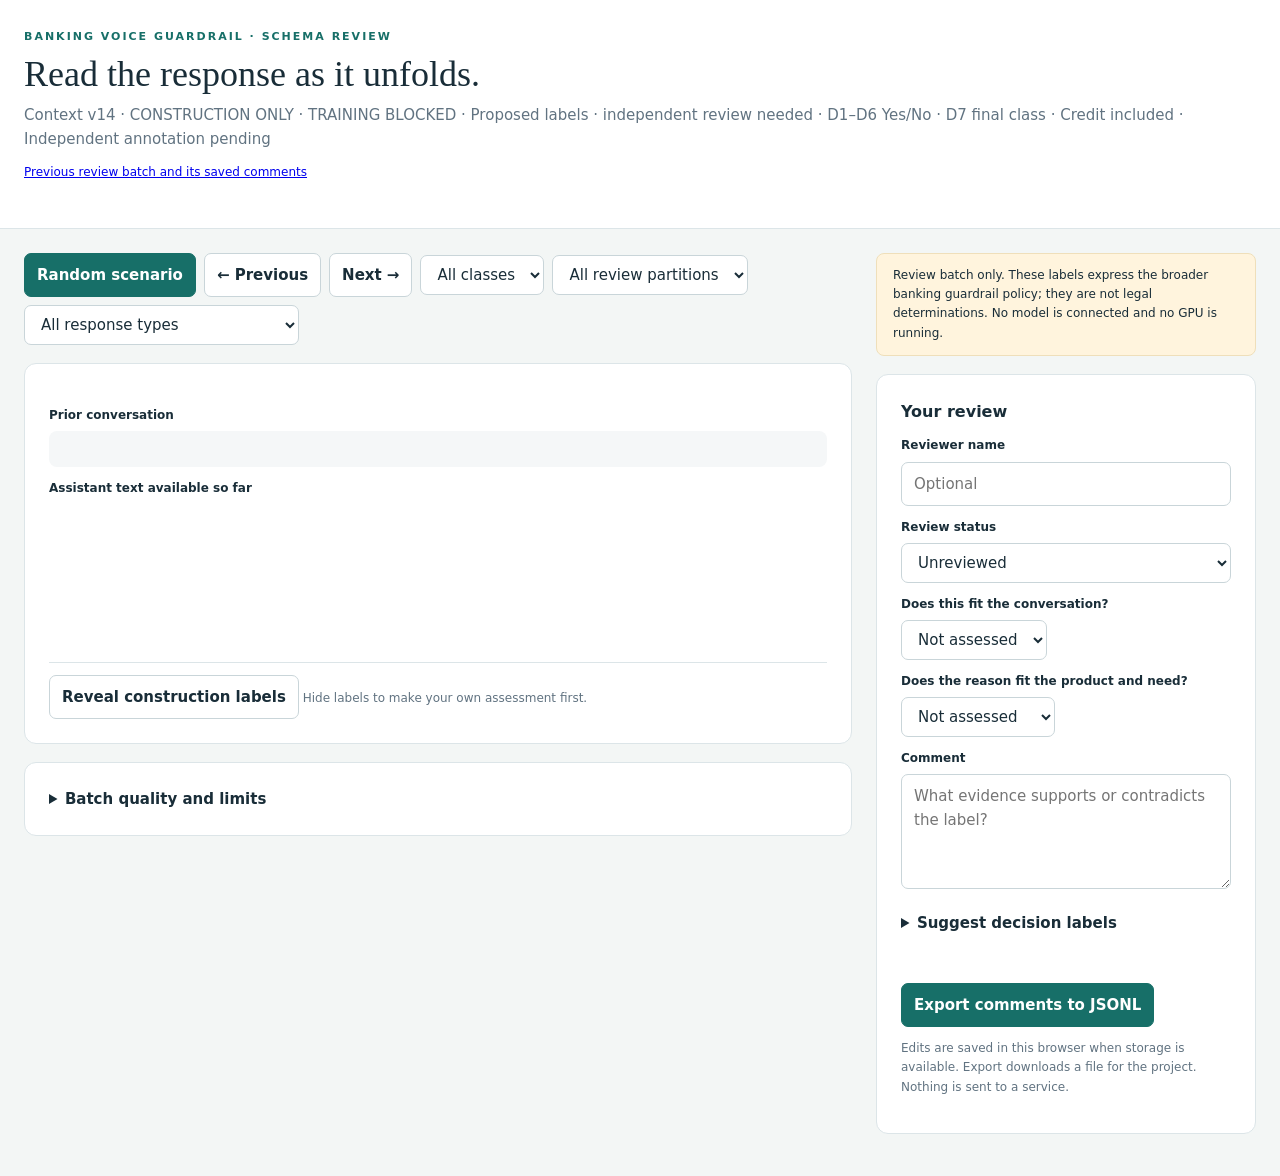
<file: data/authored/streaming_context_v14/review_shell.html>
<!doctype html>
<html lang="en">
<meta charset="utf-8"><meta name="viewport" content="width=device-width,initial-scale=1">
<title>Streaming dataset · Review desk</title>
<style>
:root{--ink:#192d38;--muted:#617381;--line:#dce5e8;--accent:#176f68;--paper:#f3f6f5}*{box-sizing:border-box}body{margin:0;background:var(--paper);color:var(--ink);font:15px/1.6 system-ui,sans-serif}header{padding:28px max(24px,calc((100vw - 1320px)/2));background:#fff;border-bottom:1px solid var(--line)}h1{font:36px/1.2 Georgia,serif;margin:7px 0}h2{font-size:16px;margin:0 0 12px}.eyebrow{font-size:11px;letter-spacing:2px;text-transform:uppercase;color:var(--accent);font-weight:700}.muted{color:var(--muted)}.summary{margin:18px 0 0;display:flex;gap:25px;flex-wrap:wrap}.summary strong{font-size:23px;display:block}.summary span{font-size:12px;color:var(--muted)}main{max-width:1370px;margin:24px auto;padding:0 24px;display:grid;grid-template-columns:minmax(0,1fr) 380px;gap:24px}.card{background:#fff;border:1px solid var(--line);border-radius:12px;padding:24px;margin-bottom:18px}.toolbar{display:flex;gap:8px;flex-wrap:wrap;margin-bottom:18px;align-items:center}button,select,input,textarea{font:inherit;border:1px solid #c9d5d9;border-radius:7px;padding:9px 12px;background:white;color:var(--ink)}button{cursor:pointer;font-weight:600}button:hover{background:#eaf3f0}button.primary{background:var(--accent);color:#fff;border-color:var(--accent)}button:focus-visible,input:focus-visible,select:focus-visible,textarea:focus-visible{outline:3px solid #90bdb8;outline-offset:2px}label{display:block;font-size:12px;font-weight:650;margin:12px 0 6px}select,input,textarea{max-width:100%}textarea{width:100%;min-height:115px;resize:vertical}pre{white-space:pre-wrap;overflow-wrap:anywhere;font:inherit;margin:0}.context{background:#f5f7f8;padding:18px;border-radius:8px;color:#455b68}.response{font-size:23px;line-height:1.55;padding:24px 0;min-height:140px}.pill{display:inline-block;padding:4px 9px;border-radius:6px;background:#eaf1f1;font-size:12px}.pending{background:#fff0d7;color:#855615}.personal_advice{background:#eee9fa;color:#65459a}.general_advice{background:#e5effe;color:#335b91}.factual_information{background:#e4f3ea;color:#246346}.other{background:#edf0f3;color:#53616c}.steps{display:flex;gap:8px;flex-wrap:wrap}.steps button.active{border-color:var(--accent);background:#e7f2ef}.decisions{display:grid;grid-template-columns:1fr 1fr;gap:10px}.decision{border:1px solid var(--line);border-radius:8px;padding:12px}.decision p{font-size:12px;color:var(--muted);margin:5px 0}.decision strong{font-size:17px}.tiny{font-size:12px}.notice{padding:12px 16px;background:#fff4dd;border:1px solid #efdfba;border-radius:8px}.foot{border-top:1px solid var(--line);padding-top:12px;margin-top:18px}.suggestions{display:grid;grid-template-columns:1fr 1fr;gap:0 12px}.suggestions select{width:100%}details{margin-top:15px}summary{cursor:pointer;font-weight:600}#noteState{min-height:24px}#position{margin-left:auto}.hidden{display:none!important}@media(max-width:950px){main{grid-template-columns:1fr}.response{font-size:20px}header{padding:22px 24px}}
</style>
<header><div class="eyebrow">Banking voice guardrail · schema review</div><h1>Read the response as it unfolds.</h1><div class="muted">Context v14 · CONSTRUCTION ONLY · TRAINING BLOCKED · Proposed labels · independent review needed · D1–D6 Yes/No · D7 final class · Credit included · Independent annotation pending</div><p class="tiny"><a href="http://127.0.0.1:8782/">Previous review batch and its saved comments</a></p><div class="summary" id="stats"></div></header>
<main><section><div class="toolbar"><button class="primary" id="random">Random scenario</button><button id="previous">← Previous</button><button id="next">Next →</button><select id="classFilter" aria-label="Filter final class"><option value="">All classes</option></select><select id="splitFilter" aria-label="Filter split"><option value="">All review partitions</option><option>train</option><option>validation</option><option>calibration</option><option>test</option></select><select id="kindFilter" aria-label="Filter response or conversation type"><option value="">All response types</option><option value="full">Complete responses</option><option value="partial">Voice: unfinished prefixes only</option><option value="voice">Voice: speech trajectories</option><option value="single">Single-turn calls</option><option value="multi">Multi-turn calls</option></select></div>
<div class="card"><div class="toolbar"><span class="eyebrow" id="family"></span><span class="tiny muted" id="position"></span></div><label>Prior conversation</label><pre class="context" id="context"></pre><label>Assistant text available so far</label><pre class="response" id="response"></pre><div class="steps" id="steps"></div><p class="tiny muted" id="snapshotInfo"></p><div class="foot"><button id="toggle">Reveal construction labels</button><span class="tiny muted"> Hide labels to make your own assessment first.</span></div></div>
<div id="gold" class="card hidden"><div class="toolbar"><h2>Construction annotation</h2><span class="pill" id="classification"></span></div><div class="decisions" id="decisions"></div><details><summary>Evidence and purpose</summary><p id="evidence"></p><p id="purpose"></p><p id="boundary"></p><p id="rationale"></p></details></div>
<details class="card"><summary>Batch quality and limits</summary><pre class="tiny" id="quality"></pre></details></section>
<aside><div class="notice tiny">Review batch only. These labels express the broader banking guardrail policy; they are not legal determinations. No model is connected and no GPU is running.</div><div class="card" style="margin-top:18px"><h2>Your review</h2><div class="tiny muted" id="identity"></div><label for="reviewer">Reviewer name</label><input id="reviewer" placeholder="Optional" style="width:100%"><label for="status">Review status</label><select id="status" style="width:100%"><option value="unreviewed">Unreviewed</option><option value="agree">Agree</option><option value="change">Suggest change</option><option value="uncertain">Needs discussion</option></select><label for="coherence">Does this fit the conversation?</label><select id="coherence"><option value="">Not assessed</option><option value="pass">Pass</option><option value="fail">Fail</option><option value="uncertain">Uncertain</option></select><label for="relevance">Does the reason fit the product and need?</label><select id="relevance"><option value="">Not assessed</option><option value="supported">Supported</option><option value="unsupported">Unsupported</option><option value="uncertain">Uncertain</option><option value="not_applicable">Not applicable</option></select><label for="comment">Comment</label><textarea id="comment" placeholder="What evidence supports or contradicts the label?"></textarea><details><summary>Suggest decision labels</summary><div id="suggestions" class="suggestions"></div></details><p class="tiny muted" id="noteState" aria-live="polite"></p><button id="export" class="primary">Export comments to JSONL</button><p class="tiny muted">Edits are saved in this browser when storage is available. Export downloads a file for the project. Nothing is sent to a service.</p><p class="tiny muted" id="reviewCount"></p></div></aside></main>
<script id="dataset" type="application/json">{}</script>
<script>
'use strict';
const data=JSON.parse(document.getElementById('dataset').textContent), rows=data.rows;
rows.forEach(row=>{row.input.customer_context=data.contexts[row.input.customer_context];row.annotation.visible_evidence=row.input.agent_response;});
const $=id=>document.getElementById(id), key='banking-streaming-review:'+data.dataset_id;
const classes=['factual_information','general_advice','personal_advice','other'];
const scenarios=new Map(), lineNumbers=new Map();
rows.forEach((row,i)=>{lineNumbers.set(row.id,i+1);row.metadata.source_refs.forEach(ref=>{if(!scenarios.has(ref.scenario_id))scenarios.set(ref.scenario_id,[]);scenarios.get(ref.scenario_id).push({row,ref})})});
scenarios.forEach(path=>path.sort((a,b)=>a.ref.checkpoint_index-b.ref.checkpoint_index));
let notes={},current=null,path=[],index=0,revealed=false,storageOK=true;
try{notes=JSON.parse(localStorage.getItem(key)||'{}')}catch{storageOK=false}
function label(v){return v===true?'Yes':v===false?'No':v==='unknown'?'Unknown':v.replaceAll('_',' ')}
function textNode(tag,text,cls){const e=document.createElement(tag);e.textContent=text;if(cls)e.className=cls;return e}
for(const c of classes){const o=document.createElement('option');o.value=c;o.textContent=label(c);$('classFilter').append(o)}
for(const [id,q] of Object.entries(data.questions.decisions)){const wrap=document.createElement('div');const l=textNode('label',id);l.htmlFor='suggest'+id;const s=document.createElement('select');s.id='suggest'+id;s.title=q.instructions;for(const v of ['',...(id==='D7'?classes:['true','false'])]){const o=document.createElement('option');o.value=v;o.textContent=v===''?'No suggestion':v==='true'?'Yes':v==='false'?'No':label(v);s.append(o)}s.addEventListener('change',save);wrap.append(l,s);$('suggestions').append(wrap)}
function kindMatch(r){const k=$('kindFilter').value,refs=r.metadata.source_refs;return !k||(k==='full'&&refs.some(x=>x.is_final))||(k==='partial'&&refs.every(x=>!x.is_final))||(k==='voice'&&refs.some(x=>x.scenario_id.includes('audible_stages:')))||(k==='single'&&!r.input.customer_context.includes('\n'))||(k==='multi'&&r.input.customer_context.includes('\n'))}function pool(){return rows.filter(r=>kindMatch(r)&&(!$('classFilter').value||r.labels.D7===$('classFilter').value)&&(!$('splitFilter').value||r.metadata.split===$('splitFilter').value))}
function persist(){try{localStorage.setItem(key,JSON.stringify(notes))}catch{storageOK=false}}
function save(){if(!current)return;const suggested={};for(let i=1;i<=7;i++){const value=$('suggestD'+i).value;if(value)suggested['D'+i]=value==='true'?true:value==='false'?false:value}const meaningful=$('coherence').value||$('relevance').value||$('comment').value.trim()||$('status').value!=='unreviewed'||Object.keys(suggested).length;if(meaningful)notes[current.id]={dataset_id:data.dataset_id,record_id:current.id,records_jsonl_line:lineNumbers.get(current.id),reviewer:$('reviewer').value.trim(),status:$('status').value,comment:$('comment').value,suggested_labels:suggested,conversation_coherence:$('coherence').value||null,basis_relevance:$('relevance').value||null,updated_at:new Date().toISOString()};else delete notes[current.id];persist();$('noteState').textContent=storageOK?'Saved in this browser. Export to create a file.':'Browser storage unavailable. Export before closing.';$('reviewCount').textContent=Object.keys(notes).length+' records with review notes.'}
function show(row,scenario){save();current=row;const ref=row.metadata.source_refs.find(x=>x.scenario_id===scenario)||row.metadata.source_refs.find(x=>($('kindFilter').value==='full'?x.is_final:x.scenario_id.includes('audible_stages:')))||row.metadata.source_refs[0];path=scenarios.get(ref.scenario_id);index=path.findIndex(x=>x.row.id===row.id);$('family').textContent=row.metadata.contrast_family.replaceAll('_',' ');$('position').textContent=row.metadata.split+' · line '+lineNumbers.get(row.id);$('context').textContent=row.input.customer_context;$('response').textContent=row.input.agent_response;$('identity').textContent=row.id;$('snapshotInfo').textContent='Snapshot '+(index+1)+' of '+path.length+' · '+(ref.is_final?'End of authored turn':'Assistant turn still growing')+(row.metadata.recommendation_withdrawn?' · Recommendation withdrawn after exposure':'');$('steps').replaceChildren();path.forEach((p,i)=>{const b=textNode('button',String(i+1),i===index?'active':'');b.setAttribute('aria-label','Show snapshot '+(i+1));b.onclick=()=>show(p.row,ref.scenario_id);$('steps').append(b)});$('previous').disabled=index===0;$('next').disabled=index===path.length-1;
const note=notes[row.id]||{};$('reviewer').value=note.reviewer||'';$('status').value=note.status||'unreviewed';$('comment').value=note.comment||'';$('coherence').value=note.conversation_coherence||'';$('relevance').value=note.basis_relevance||'';for(let i=1;i<=7;i++){const v=note.suggested_labels?.['D'+i];$('suggestD'+i).value=v===undefined?'':String(v)}$('noteState').textContent=storageOK?'Comments stay local until exported.':'Storage unavailable; export to preserve comments.';$('reviewCount').textContent=Object.keys(notes).length+' records with review notes.';renderGold()}
function renderGold(){$('gold').classList.toggle('hidden',!revealed);$('toggle').textContent=revealed?'Hide construction labels':'Reveal construction labels';$('classification').textContent=(current.advice_present?'ADVICE · ':'NO ADVICE · ')+label(current.labels.D7);$('classification').className='pill '+current.labels.D7;$('decisions').replaceChildren();for(const [id,q]of Object.entries(data.questions.decisions)){const e=document.createElement('div');e.className='decision';e.append(textNode('span',id,'eyebrow'),textNode('p',q.instructions),textNode('strong',label(current.labels[id])));$('decisions').append(e)}$('evidence').textContent='Visible evidence: “'+current.annotation.visible_evidence+'”';$('purpose').textContent='Value added: '+current.metadata.source_refs.map(x=>x.value_added).filter((v,i,a)=>a.indexOf(v)===i).join(' / ');$('boundary').textContent='Boundary: '+current.metadata.coverage_boundary;$('rationale').textContent=current.annotation.rationale}
function random(){const choices=pool();if(!choices.length){alert('No records match those filters.');return}const familyIds=[...new Set(choices.map(r=>r.metadata.contrast_family))];const f=familyIds[Math.floor(Math.random()*familyIds.length)];const subset=choices.filter(r=>r.metadata.contrast_family===f);show(subset[Math.floor(Math.random()*subset.length)])}
$('random').onclick=random;$('previous').onclick=()=>show(path[index-1].row,path[index-1].ref.scenario_id);$('next').onclick=()=>show(path[index+1].row,path[index+1].ref.scenario_id);$('toggle').onclick=()=>{revealed=!revealed;renderGold()};$('kindFilter').onchange=random;$('classFilter').onchange=random;$('splitFilter').onchange=random;for(const id of ['reviewer','status','comment','coherence','relevance'])$(id).addEventListener('input',save);
$('export').onclick=()=>{save();const content=Object.values(notes).sort((a,b)=>a.records_jsonl_line-b.records_jsonl_line).map(x=>JSON.stringify(x)).join('\n');const url=URL.createObjectURL(new Blob([content+(content?'\n':'')],{type:'application/x-ndjson'}));const a=document.createElement('a');a.href=url;a.download='streaming_review_comments_'+new Date().toISOString().slice(0,10)+'.jsonl';a.click();setTimeout(()=>URL.revokeObjectURL(url),1000)};
for(const [n,labelText]of [[rows.length,'unique snapshots'],[data.report.authored_speech_trajectories,'staged speech trajectories'],[data.report.authored_contrast_families,'contrast families'],[data.report.credit_advice_rows,'credit-advice snapshots']]){const item=document.createElement('div');item.append(textNode('strong',String(n)),textNode('span',labelText));$('stats').append(item)}
$('quality').textContent=JSON.stringify({classes:data.report.class_counts,binary_counts:data.report.binary_counts,partial_advice:data.report.partial_advice,partial_no_advice:data.report.partial_no_advice,disclosure_by_class:data.report.disclosure_by_class,phrase_screen:data.report.phrase_screen,limitations:data.report.limitations},null,2);random();
</script></html>
</file>
